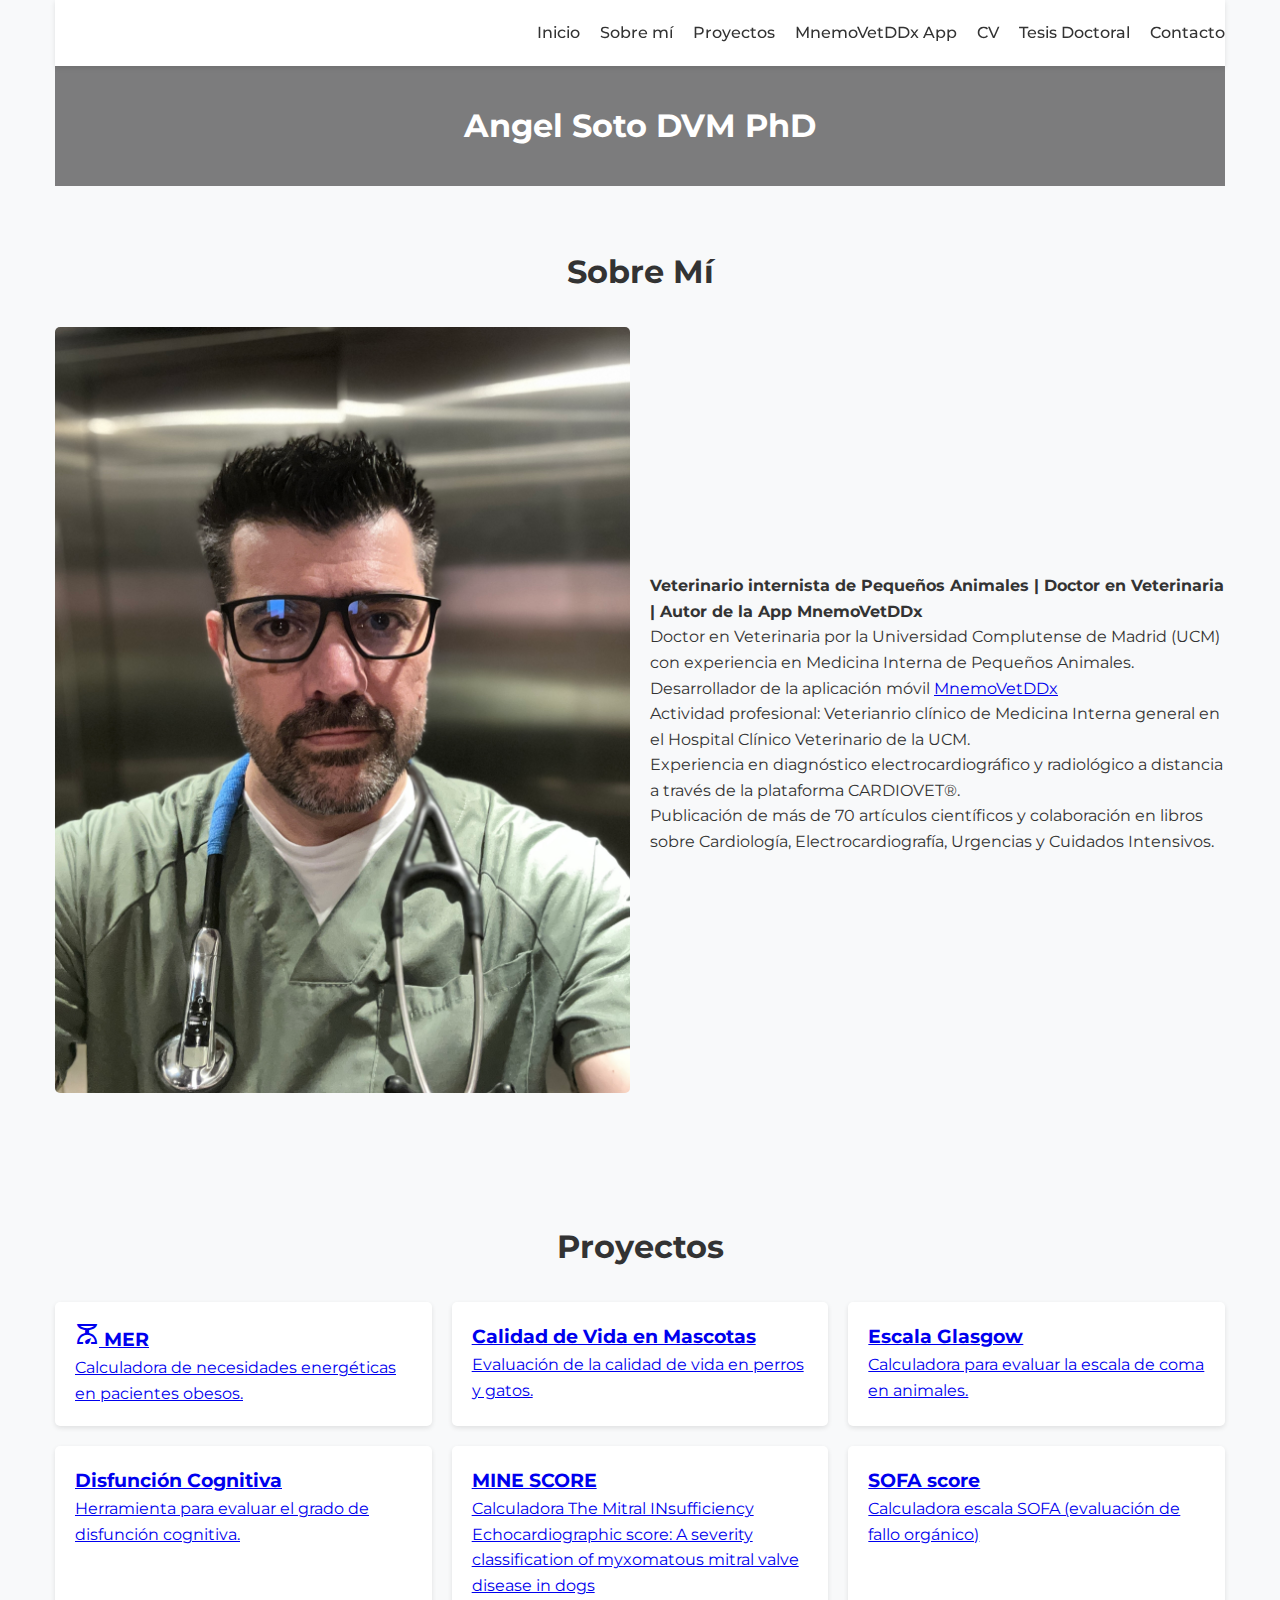
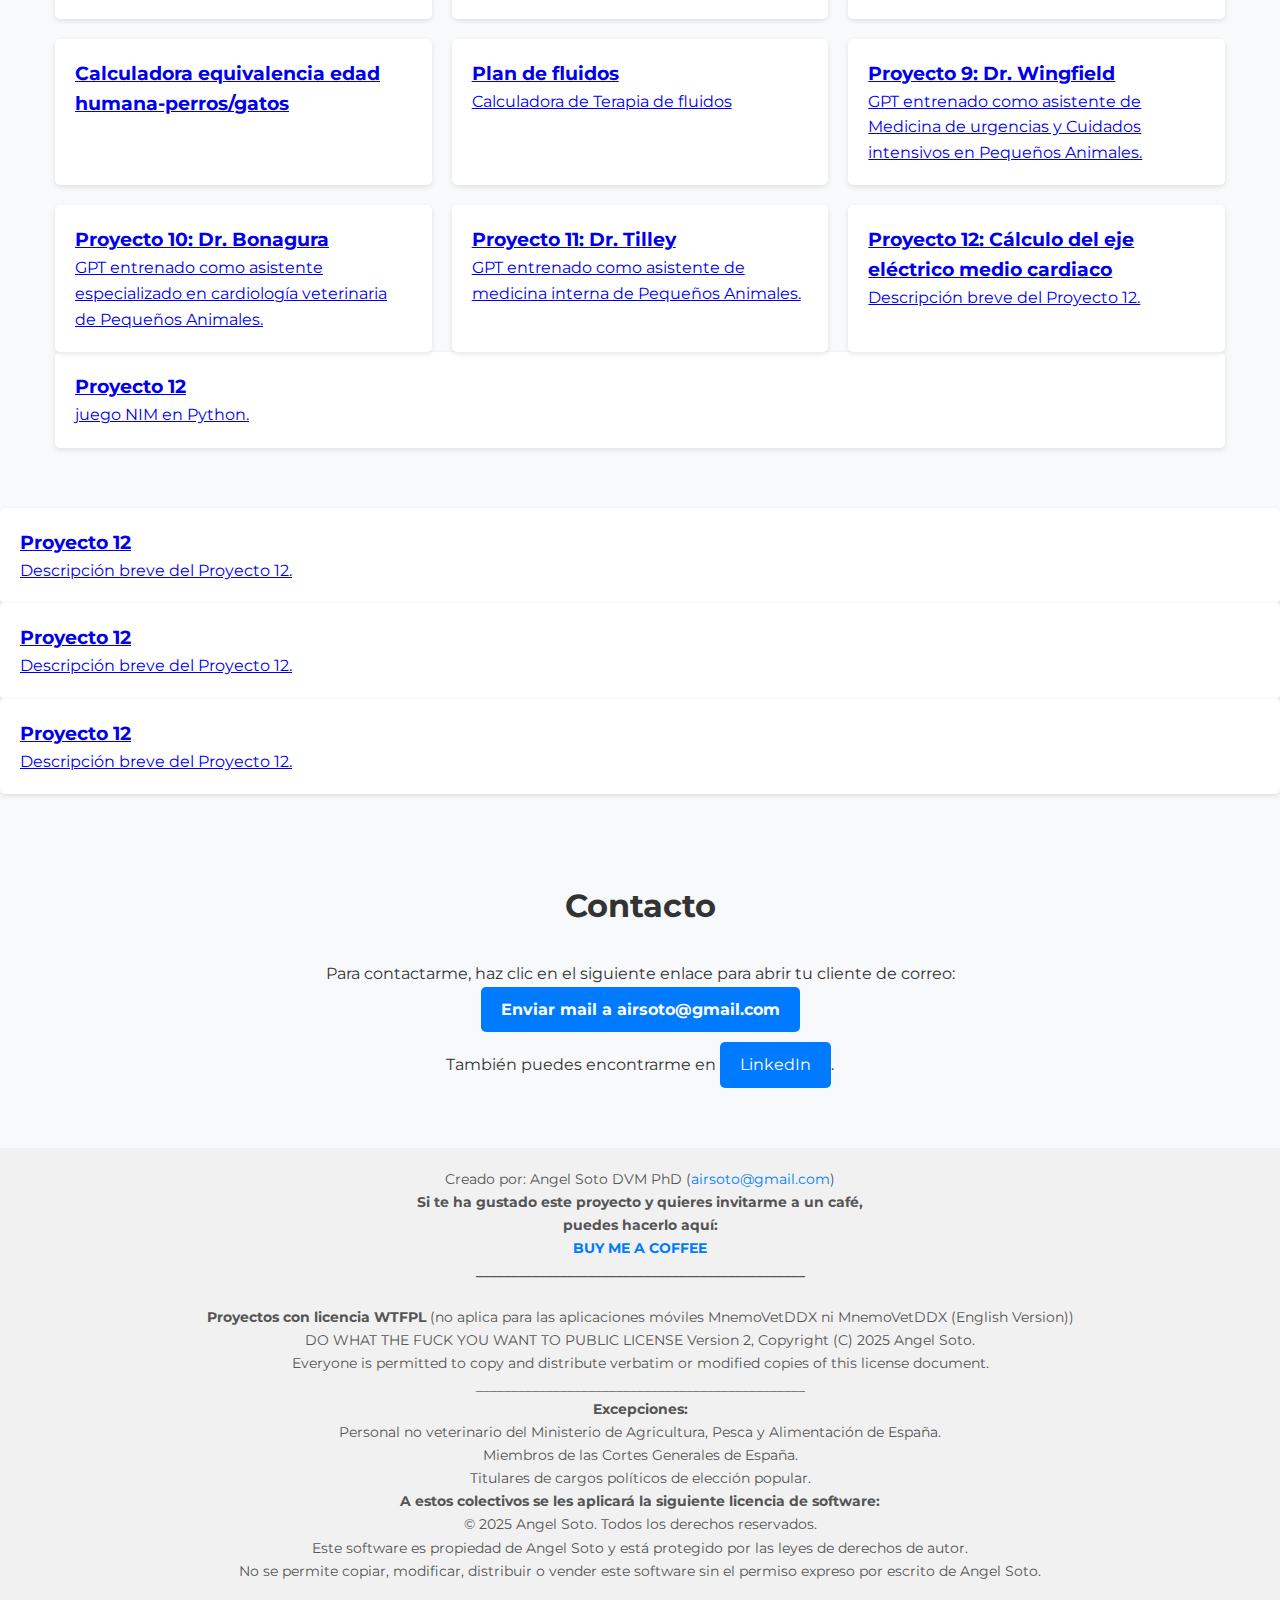
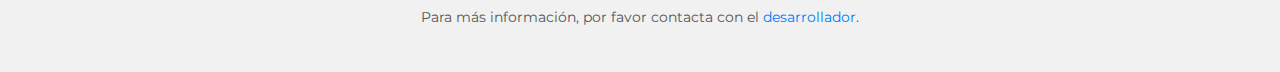
<file: index.html>
<!DOCTYPE html>
<html lang="es">
<head>
  <!-- Google tag (gtag.js) -->
<script async src="https://www.googletagmanager.com/gtag/js?id=G-TBESVCCQGQ"></script>
<script>
  window.dataLayer = window.dataLayer || [];
  function gtag(){dataLayer.push(arguments);}
  gtag('js', new Date());

  gtag('config', 'G-TBESVCCQGQ');
</script>
  <meta charset="UTF-8">
  <title>Angel Soto DVM PhD_Página personal</title>
  <meta name="viewport" content="width=device-width, initial-scale=1.0">
  <!-- Vinculación al CSS externo -->
  <link rel="stylesheet" href="style2.css">
  <!-- Fuentes -->
  <link rel="preconnect" href="https://fonts.googleapis.com">
  <link rel="stylesheet" 
        href="https://fonts.googleapis.com/css2?family=Montserrat:wght@300;400;700&display=swap">
  <link href="https://fonts.googleapis.com/css2?family=Material+Symbols+Outlined" rel="stylesheet">

</head>
<body>

  

  
  <div class="container">
    <!-- HEADER / MENÚ DE NAVEGACIÓN -->
    <header id="header">
      <div class="logo"></div>
      <nav class="navbar">
        <ul>
          <li><a href="#hero">Inicio</a></li>
          <li><a href="#about">Sobre mí</a></li>
          <li><a href="#projects">Proyectos</a></li>
          <li><a href="mnemovetddx.html" target="_blank" rel="noopener noreferrer">MnemoVetDDx App</a></li>
          <li><a href="cv.html" target="_blank" rel="noopener noreferrer">CV</a></li>
          <li><a href="tesis.pdf" target="_blank" rel="noopener noreferrer">Tesis Doctoral</a></li>
          <li><a href="#contact">Contacto</a></li>
        </ul>
      </nav>
    </header>

    <!-- SECCIÓN HERO -->
    <section id="hero">
      <div class="hero-content">
        <h1>Angel Soto DVM PhD</h1>
        <p></p>
       <!-- S  <a href="#about" class="btn-hero">Sobre mí.</a> -->
      </div>
    </section>

    <!-- SECCIÓN SOBRE MÍ -->
    <section id="about">
      <h2>Sobre M&iacute;</h2>
      <div class="about-content">
        <div class="about-image">
          <img src="angel.jpg" alt="Angel Soto">
        </div>
        <div class="about-text">
          <p><strong>Veterinario internista de Pequeños Animales | Doctor en Veterinaria | Autor de la App MnemoVetDDx</strong></p>
<p>
  Doctor en Veterinaria por la Universidad Complutense de Madrid (UCM) con experiencia en Medicina Interna de Pequeños Animales. 
  Desarrollador de la aplicación móvil <a href="mnemovetddx.html">MnemoVetDDx</a>
</p>          <p>Actividad profesional: Veterianrio clínico de Medicina Interna general en el Hospital Clínico Veterinario de la UCM.</p>
          </p>Experiencia en diagnóstico electrocardiográfico y radiológico a distancia a través de la plataforma CARDIOVET®.</p>
          <p>Publicación de más de 70 artículos científicos y colaboración en libros sobre Cardiología, Electrocardiografía, Urgencias y Cuidados Intensivos.</p>
        </div>
      </div>
    </section>

<!-- SECCIÓN PROYECTOS -->
<section id="projects">
  <h2>Proyectos</h2>
  <!-- <p class="section-subtitle">Algunos de mis trabajos destacados.</p> -->
  <div class="projects-grid">
    <!-- Proyecto 1 -->
    <div class="project-card"> 
      <a href="mer.html">
        <div class="card-info">
          <h3>
            <span class="material-symbols-outlined">scale</span> MER
          </h3>
          <p>Calculadora de necesidades energéticas en pacientes obesos.</p>
        </div>
      </a>
    </div>

    <!-- Proyecto 2 -->
    <div class="project-card">
      <a href="calidad_de_vida.html">
        <div class="card-info">
          <h3>Calidad de Vida en Mascotas</h3>
          <p>Evaluación de la calidad de vida en perros y gatos.</p>
        </div>
      </a>
    </div>

    <!-- Proyecto 3 -->
    <div class="project-card">
      <a href="glasgow_escala.html">
        <div class="card-info">
          <h3>Escala Glasgow</h3>
          <p>Calculadora para evaluar la escala de coma en animales.</p>
        </div>
      </a>
    </div>

    <!-- Proyecto 4 -->
    <div class="project-card">
      <a href="SDC.html">
        <div class="card-info">
          <h3>Disfunción Cognitiva</h3>
          <p>Herramienta para evaluar el grado de disfunción cognitiva.</p>
        </div>
      </a>
    </div>

    <!-- Proyecto 5 -->
    <div class="project-card">
      <a href="minescale.html">
        <div class="card-info">
          <h3>MINE SCORE</h3>
          <p>Calculadora The Mitral INsufficiency Echocardiographic score: A severity classification of myxomatous mitral valve disease in dogs</p>
        </div>
      </a>
    </div>

    <!-- Proyecto 6 -->
    <div class="project-card">
      <a href="sofa.html">
        <div class="card-info">
          <h3>SOFA score</h3>
          <p>Calculadora escala SOFA (evaluación de fallo orgánico)</p>
        </div>
      </a>
    </div>

    <!-- Proyecto 7 -->
    <div class="project-card">
      <a href="age.html">
        <div class="card-info">
          <h3>Calculadora equivalencia edad humana-perros/gatos</h3>
          <p></p>
        </div>
      </a>
    </div>

    <!-- Proyecto 8 -->
    <div class="project-card">
      <a href="fluid.html">
        <div class="card-info">
          <h3>Plan de fluidos</h3>
          <p>Calculadora de Terapia de fluidos</p>
        </div>
      </a>
    </div>

<!-- Proyecto 9 -->
<div class="project-card">
  <a href="https://chatgpt.com/g/g-67b33037ff94819189304b754bb028f4-dr-wingfield" 
     target="_blank" 
     rel="noopener noreferrer">
    <div class="card-info">
      <h3>Proyecto 9: Dr. Wingfield</h3>
      <p>GPT entrenado como asistente de Medicina de urgencias y Cuidados intensivos en Pequeños Animales.</p>
    </div>
  </a>
</div>

<!-- Proyecto 10 -->
<div class="project-card">
  <a href="https://chatgpt.com/g/g-67a8f0199ab08191bfc6e1df2e95e287-dr-bonagura" 
     target="_blank" 
     rel="noopener noreferrer">
    <div class="card-info">
      <h3>Proyecto 10: Dr. Bonagura</h3>
      <p>GPT entrenado como asistente especializado en cardiología veterinaria de Pequeños Animales.</p>
    </div>
  </a>
</div>

<!-- Proyecto 11 -->
<div class="project-card">
  <a href="https://chatgpt.com/g/g-67a28dd7a07c81918ac020d1f3afac24-dr-tilley" 
     target="_blank" 
     rel="noopener noreferrer">
    <div class="card-info">
      <h3>Proyecto 11: Dr. Tilley</h3>
      <p>GPT entrenado como asistente de medicina interna de Pequeños Animales.</p>
    </div>
  </a>
</div>

    <!-- Proyecto 12 -->
    <div class="project-card">
      <a href="eje.html">
        <div class="card-info">
          <h3>Proyecto 12: Cálculo del eje eléctrico medio cardiaco</h3>
          <p>Descripción breve del Proyecto 12.</p>
        </div>
      </a>
    </div>
  </div>

      <!-- Proyecto 13 -->
    <div class="project-card">
      <a href="palitos.py">
        <div class="card-info">
          <h3>Proyecto 12</h3>
          <p>juego NIM en Python.</p>
        </div>
      </a>
    </div>
  </div>

      <!-- Proyecto 12 -->
    <div class="project-card">
      <a href="proyecto10.html">
        <div class="card-info">
          <h3>Proyecto 12</h3>
          <p>Descripción breve del Proyecto 12.</p>
        </div>
      </a>
    </div>
  </div>

      <!-- Proyecto 12 -->
    <div class="project-card">
      <a href="proyecto10.html">
        <div class="card-info">
          <h3>Proyecto 12</h3>
          <p>Descripción breve del Proyecto 12.</p>
        </div>
      </a>
    </div>
  </div>

      <!-- Proyecto 12 -->
    <div class="project-card">
      <a href="proyecto10.html">
        <div class="card-info">
          <h3>Proyecto 12</h3>
          <p>Descripción breve del Proyecto 12.</p>
        </div>
      </a>
    </div>
  </div>
</section>

<p>&nbsp;</p>


  <!-- SECCIÓN CONTACTO -->
<section id="contact">
    <h2>Contacto</h2>
    <p style="text-align: center;">Para contactarme, haz clic en el siguiente enlace para abrir tu cliente de correo:</p>
    <h4 style="text-align: center;">
        <a href="mailto:airsoto@gmail.com?subject=Consulta%20desde%20mi%20web&amp;body=Hola,%20quisiera...">Enviar mail a airsoto@gmail.com</a>
    </h4>
    <p style="text-align: center; margin-top: 10px;">
        También puedes encontrarme en 
        <a href="https://www.linkedin.com/in/angelsotodvmphd/" target="_blank" rel="noopener noreferrer">
            LinkedIn
        </a>.
    </p>
</section>


    <!-- FOOTER -->
    <footer>
      <p>Creado por: Angel Soto DVM PhD (<a href="mailto:airsoto@gmail.com">airsoto@gmail.com</a>)</p>
      <p>
<p style="text-align: center;"><strong>Si te ha gustado este proyecto y quieres invitarme a un caf&eacute;,</strong></p>
<p style="text-align: center;"><strong>puedes hacerlo aqu&iacute;:</strong></p>
<h4 style="text-align: center;"><a href="https://buymeacoffee.com/airsoto" target="_blank" rel="noopener noreferrer">BUY ME A COFFEE</a></h4>
<p><strong>_______________________________________________</strong></p>
<p>&nbsp;</p>
<p><strong>Proyectos con licencia WTFPL</strong> (no aplica para las aplicaciones m&oacute;viles MnemoVetDDX ni MnemoVetDDX (English Version))</p>
<p>DO WHAT THE FUCK YOU WANT TO PUBLIC LICENSE Version 2, Copyright (C) 2025 Angel Soto.</p>
<p>Everyone is permitted to copy and distribute verbatim or modified copies of this license document.</p>
<p>_______________________________________________</p>
<p><strong>Excepciones:</strong></p>
<ul>
<li>Personal no veterinario del Ministerio de Agricultura, Pesca y Alimentaci&oacute;n de Espa&ntilde;a.</li>
<li>Miembros de las Cortes Generales de Espa&ntilde;a.</li>
<li>Titulares de cargos pol&iacute;ticos de elecci&oacute;n popular.</li>
</ul>
<p><strong>A estos colectivos se les aplicar&aacute; la siguiente licencia de software:</strong></p>
<p style="text-align: center;">&copy; 2025 Angel Soto. Todos los derechos reservados.  <p>
   <p>Este software es propiedad de Angel Soto y est&aacute; protegido por las leyes de derechos de autor.  <p>
      <p>No se permite copiar, modificar, distribuir o vender este software sin el permiso expreso por escrito de Angel Soto.</p>
<p style="text-align: center;">&nbsp;</p>
<p>Para m&aacute;s informaci&oacute;n, por favor contacta con el <a href="mailto:airsoto@gmail.com">desarrollador</a>.</p>
<p>&nbsp;</p>
</file>
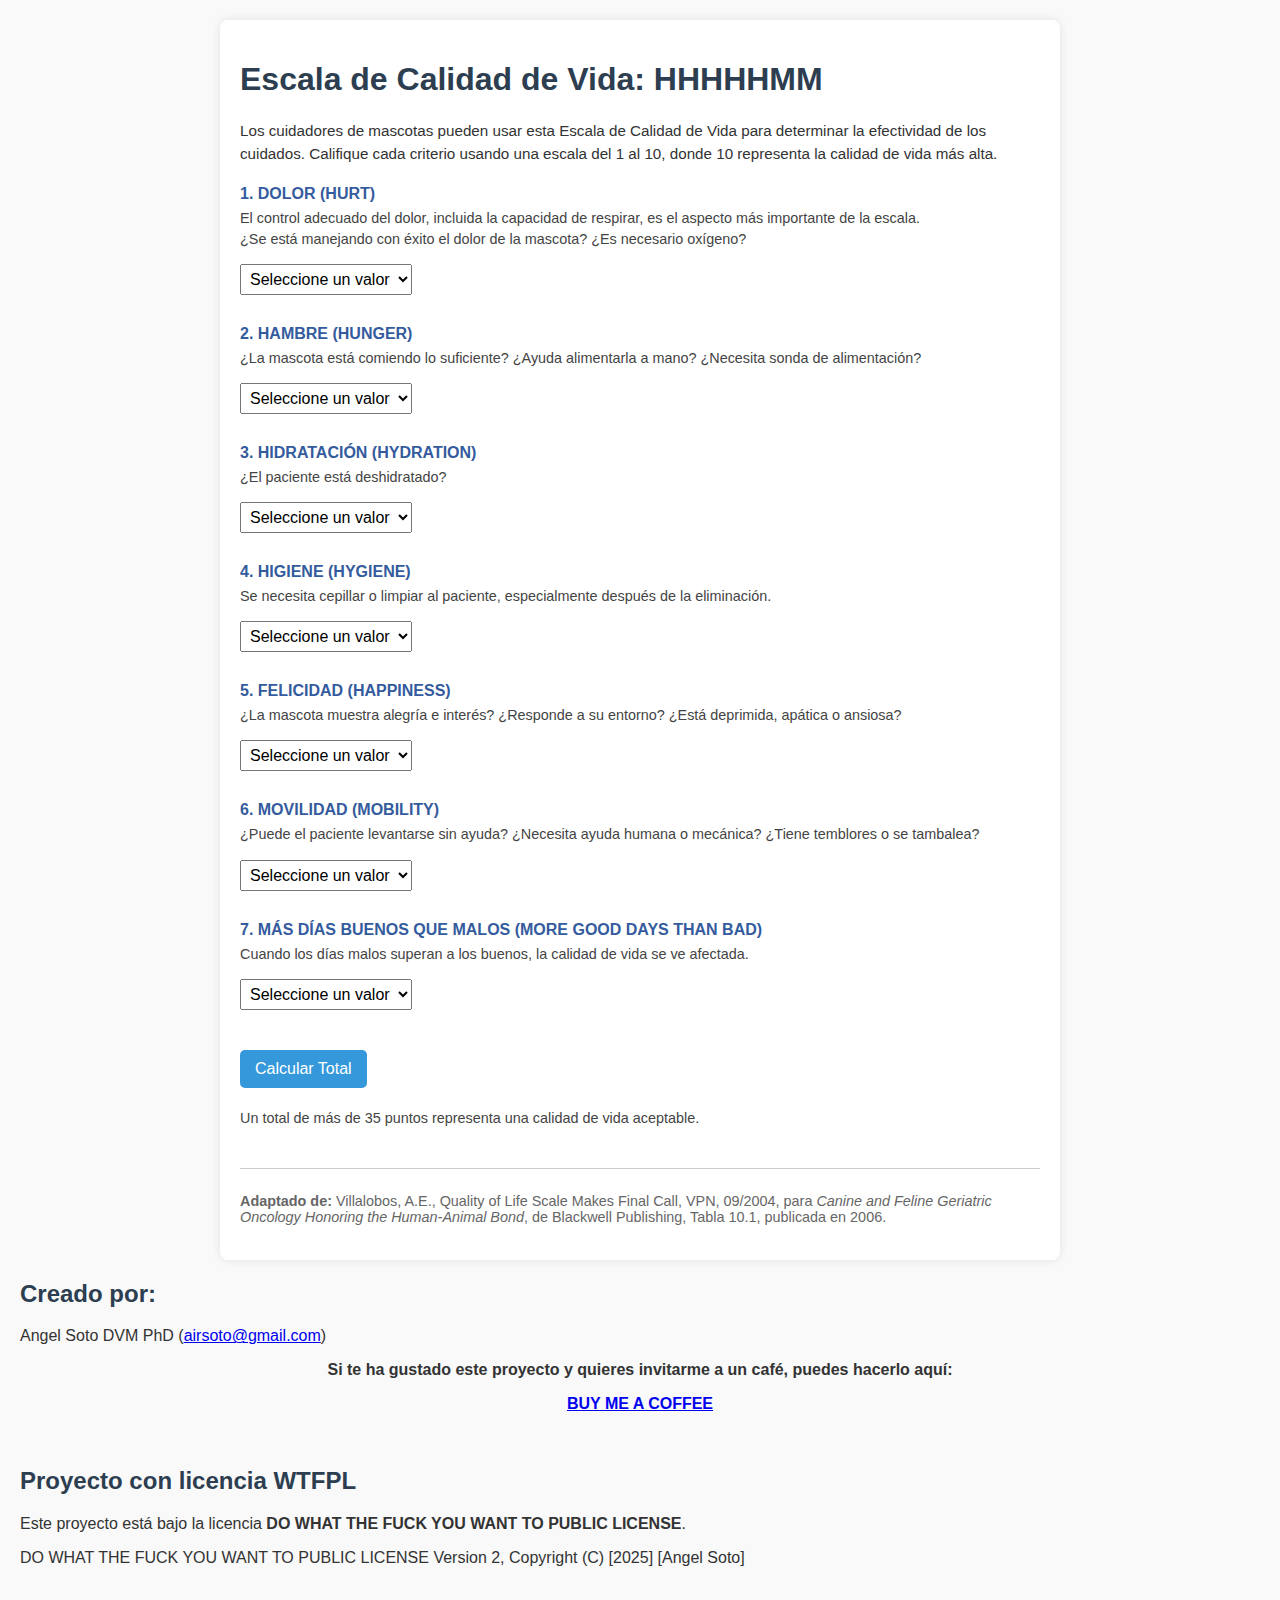
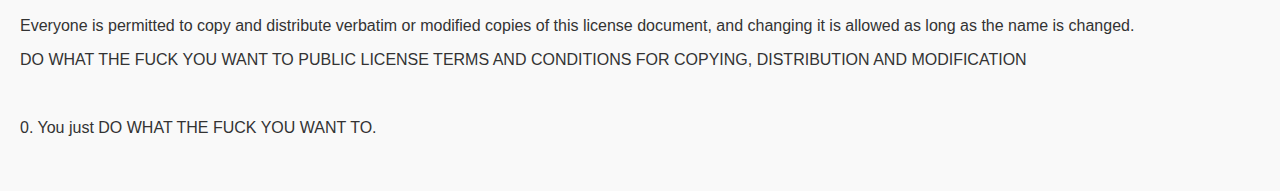
<file: calidad_de_vida.html>
<!DOCTYPE html>
<html lang="es">
<head>
  <meta charset="UTF-8">
  <title>Escala de Calidad de Vida DHHHFMM</title>
  <style>
    body {
      font-family: Arial, sans-serif;
      margin: 20px;
      background: #f9f9f9;
      color: #333;
    }
    h1, h2 {
      color: #2c3e50;
    }
    .container {
      max-width: 800px;
      margin: 0 auto;
      padding: 20px;
      background: #fff;
      border-radius: 8px;
      box-shadow: 0 0 10px rgba(0,0,0,0.1);
    }
    .description {
      font-size: 0.95rem;
      line-height: 1.5;
      margin-bottom: 20px;
    }
    .question-group {
      margin: 20px 0;
    }
    .question-label {
      font-weight: bold;
      margin-bottom: 5px;
      display: block;
      color: #345b9d;
    }
    select {
      margin-top: 5px;
      margin-bottom: 10px;
      padding: 5px;
      font-size: 1rem;
    }
    .notes {
      font-size: 0.9rem;
      line-height: 1.4;
      margin-bottom: 10px;
      color: #444;
    }
    .calculate-btn {
      display: inline-block;
      padding: 10px 15px;
      background: #3498db;
      color: #fff;
      font-size: 1rem;
      border: none;
      border-radius: 5px;
      cursor: pointer;
      margin-top: 10px;
    }
    .calculate-btn:hover {
      background: #2980b9;
    }
    .result {
      margin-top: 20px;
      font-weight: bold;
      font-size: 1.2rem;
      color: #2c3e50;
    }
    .footer {
      margin-top: 40px;
      padding-top: 10px;
      border-top: 1px solid #ccc;
      font-size: 0.9rem;
      color: #666;
    }
  </style>
</head>
<body>

<div class="container">
  <h1>Escala de Calidad de Vida: HHHHHMM</h1>
  <p class="description">
    Los cuidadores de mascotas pueden usar esta Escala de Calidad de Vida para determinar la efectividad de los cuidados. 
    Califique cada criterio usando una escala del 1 al 10, donde 10 representa la calidad de vida más alta.
  </p>
  
  <form id="qualityForm" onsubmit="event.preventDefault(); calcularTotal();">
    <!-- Dolor (HURT) -->
    <div class="question-group">
      <label for="dolor" class="question-label">1. DOLOR (HURT)</label>
      <div class="notes">
        El control adecuado del dolor, incluida la capacidad de respirar, es el aspecto más importante de la escala.<br>
        ¿Se está manejando con éxito el dolor de la mascota? ¿Es necesario oxígeno?
      </div>
      <select id="dolor" name="dolor" required>
        <option value="" disabled selected>Seleccione un valor</option>
        <!-- Generar opciones de 1 a 10 -->
        <script>
          for(let i=1; i<=10; i++){
            document.write('<option value="'+i+'">'+i+'</option>');
          }
        </script>
      </select>
    </div>

    <!-- Hambre (HUNGER) -->
    <div class="question-group">
      <label for="hambre" class="question-label">2. HAMBRE (HUNGER)</label>
      <div class="notes">
        ¿La mascota está comiendo lo suficiente? ¿Ayuda alimentarla a mano? ¿Necesita sonda de alimentación?
      </div>
      <select id="hambre" name="hambre" required>
        <option value="" disabled selected>Seleccione un valor</option>
        <script>
          for(let i=1; i<=10; i++){
            document.write('<option value="'+i+'">'+i+'</option>');
          }
        </script>
      </select>
    </div>

    <!-- Hidratación (HYDRATION) -->
    <div class="question-group">
      <label for="hidratacion" class="question-label">3. HIDRATACIÓN (HYDRATION)</label>
      <div class="notes">
        ¿El paciente está deshidratado? 
      </div>
      <select id="hidratacion" name="hidratacion" required>
        <option value="" disabled selected>Seleccione un valor</option>
        <script>
          for(let i=1; i<=10; i++){
            document.write('<option value="'+i+'">'+i+'</option>');
          }
        </script>
      </select>
    </div>

    <!-- Higiene (HYGIENE) -->
    <div class="question-group">
      <label for="higiene" class="question-label">4. HIGIENE (HYGIENE)</label>
      <div class="notes">
        Se necesita cepillar o limpiar al paciente, especialmente después de la eliminación.
      </div>
      <select id="higiene" name="higiene" required>
        <option value="" disabled selected>Seleccione un valor</option>
        <script>
          for(let i=1; i<=10; i++){
            document.write('<option value="'+i+'">'+i+'</option>');
          }
        </script>
      </select>
    </div>

    <!-- Felicidad (HAPPINESS) -->
    <div class="question-group">
      <label for="felicidad" class="question-label">5. FELICIDAD (HAPPINESS)</label>
      <div class="notes">
        ¿La mascota muestra alegría e interés? ¿Responde a su entorno? ¿Está deprimida, apática o ansiosa?
      </div>
      <select id="felicidad" name="felicidad" required>
        <option value="" disabled selected>Seleccione un valor</option>
        <script>
          for(let i=1; i<=10; i++){
            document.write('<option value="'+i+'">'+i+'</option>');
          }
        </script>
      </select>
    </div>

    <!-- Movilidad (MOBILITY) -->
    <div class="question-group">
      <label for="movilidad" class="question-label">6. MOVILIDAD (MOBILITY)</label>
      <div class="notes">
        ¿Puede el paciente levantarse sin ayuda? ¿Necesita ayuda humana o mecánica? ¿Tiene temblores o se tambalea?
      </div>
      <select id="movilidad" name="movilidad" required>
        <option value="" disabled selected>Seleccione un valor</option>
        <script>
          for(let i=1; i<=10; i++){
            document.write('<option value="'+i+'">'+i+'</option>');
          }
        </script>
      </select>
    </div>

    <!-- Más días buenos que malos (MORE GOOD DAYS THAN BAD) -->
    <div class="question-group">
      <label for="diasBuenos" class="question-label">7. MÁS DÍAS BUENOS QUE MALOS (MORE GOOD DAYS THAN BAD)</label>
      <div class="notes">
        Cuando los días malos superan a los buenos, la calidad de vida se ve afectada.
      </div>
      <select id="diasBuenos" name="diasBuenos" required>
        <option value="" disabled selected>Seleccione un valor</option>
        <script>
          for(let i=1; i<=10; i++){
            document.write('<option value="'+i+'">'+i+'</option>');
          }
        </script>
      </select>
    </div>

    <!-- Botón Calcular -->
    <button class="calculate-btn" type="submit">Calcular Total</button>
    <div id="resultado" class="result"></div>
  </form>

  <p class="notes">
    Un total de más de 35 puntos representa una calidad de vida aceptable.
  </p>

  <div class="footer">
    <p>
      <strong>Adaptado de:</strong> Villalobos, A.E., Quality of Life Scale Makes Final Call, VPN, 09/2004, para 
      <em>Canine and Feline Geriatric Oncology Honoring the Human-Animal Bond</em>, de Blackwell Publishing, 
      Tabla 10.1, publicada en 2006.
    </p>
  </div>
</div>

<script>
function calcularTotal() {
  const dolor = parseInt(document.getElementById("dolor").value);
  const hambre = parseInt(document.getElementById("hambre").value);
  const hidratacion = parseInt(document.getElementById("hidratacion").value);
  const higiene = parseInt(document.getElementById("higiene").value);
  const felicidad = parseInt(document.getElementById("felicidad").value);
  const movilidad = parseInt(document.getElementById("movilidad").value);
  const diasBuenos = parseInt(document.getElementById("diasBuenos").value);

  const total = dolor + hambre + hidratacion + higiene + felicidad + movilidad + diasBuenos;
  
  let mensaje = "Total de la Escala de Calidad de Vida: " + total;
  mensaje += (total > 35) 
    ? " - Calidad de vida aceptable."
    : " - Calidad de vida puede estar comprometida.";

  document.getElementById("resultado").innerText = mensaje;
}
</script>

</body>
</html>
</html>
<h2>Creado por:</h2>
<p>Angel Soto DVM PhD (<a href="mailto:airsoto@gmail.com">airsoto@gmail.com</a>)</p>
<p style="text-align: center;"><strong>Si te ha gustado este proyecto y quieres invitarme a un caf&eacute;, puedes hacerlo aqu&iacute;:</strong></p>
<p style="text-align: center;"><strong><a href="https://buymeacoffee.com/airsoto">BUY ME A COFFEE</a></strong></p>
<p style="text-align: center;">&nbsp;</p>
</html>

<h2>Proyecto con licencia WTFPL</h2>
<p>Este proyecto est&aacute; bajo la licencia <strong>DO WHAT THE FUCK YOU WANT TO PUBLIC LICENSE</strong>.</p>
<p>DO WHAT THE FUCK YOU WANT TO PUBLIC LICENSE Version 2, Copyright (C) [2025] [Angel Soto]</p>
<p>&nbsp;</p>
<p>Everyone is permitted to copy and distribute verbatim or modified copies of this license document, and changing it is allowed as long as the name is changed.</p>
<p>DO WHAT THE FUCK YOU WANT TO PUBLIC LICENSE TERMS AND CONDITIONS FOR COPYING, DISTRIBUTION AND MODIFICATION</p>
<p>&nbsp;</p>
<p>0. You just DO WHAT THE FUCK YOU WANT TO.</p>
<p>&nbsp;</p>
<p>
</file>
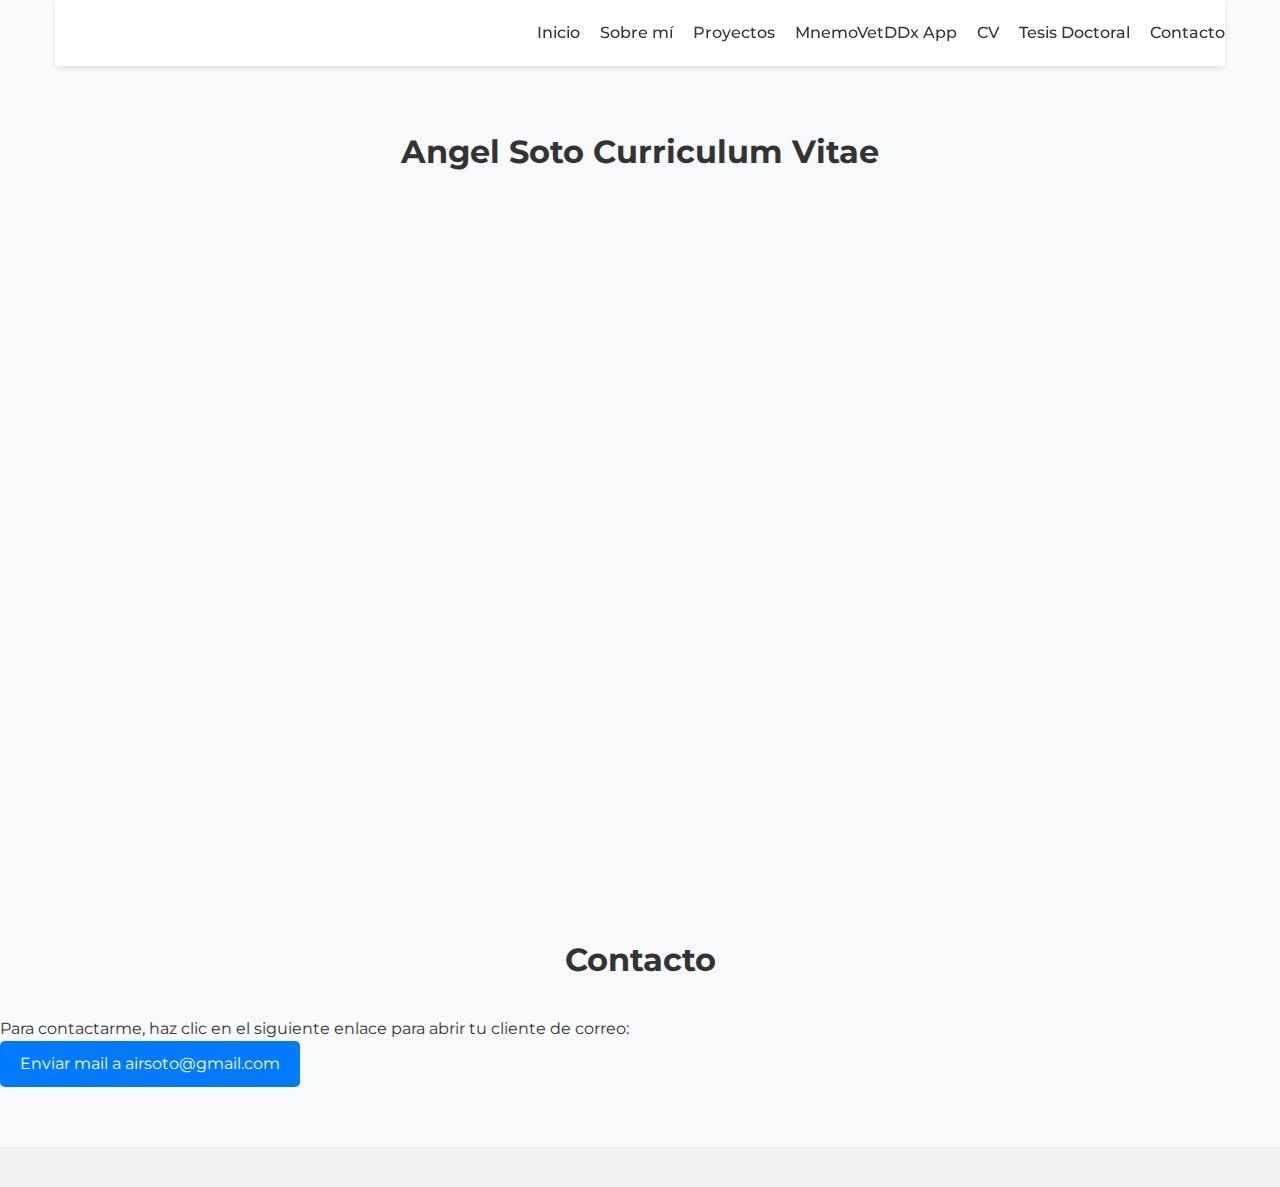
<file: cv.html>
<!DOCTYPE html>
<html lang="es">
<head>
  <meta charset="UTF-8">
  <title>Mi Sitio Web</title>
  <meta name="viewport" content="width=device-width, initial-scale=1.0">
  <!-- Vinculación al CSS externo -->
  <link rel="stylesheet" href="style2.css">
  <!-- Fuentes -->
  <link rel="preconnect" href="https://fonts.googleapis.com">
  <link rel="stylesheet" 
        href="https://fonts.googleapis.com/css2?family=Montserrat:wght@300;400;700&display=swap">
  <link href="https://fonts.googleapis.com/css2?family=Material+Symbols+Outlined" rel="stylesheet">
  <link rel="stylesheet" href="stylesmnemo.css">
</head>
<body>
  <div class="container">
    <!-- HEADER / MENÚ DE NAVEGACIÓN -->
    <header id="header">
      <div class="logo"></div>
      <nav class="navbar">
        <ul>
          <li><a href="https://airsoto.github.io/vet/#hero">Inicio</a></li>
          <li><a href="#https://airsoto.github.io/vet/about">Sobre mí</a></li>
          <li><a href="https://airsoto.github.io/vet/#projects">Proyectos</a></li>
          <li><a href="mnemovetddx.html" target="_blank" rel="noopener noreferrer">MnemoVetDDx App</a></li>
          <li><a href="cv_angel_soto.pdf" target="_blank" rel="noopener noreferrer">CV</a></li>
          <li><a href="tesis.pdf" target="_blank" rel="noopener noreferrer">Tesis Doctoral</a></li>
          <li><a href="https://airsoto.github.io/vet/#contact">Contacto</a></li>
        </ul>
      </nav>
    </header>
  </div>
  
  <!-- Incrustar el PDF en la página -->
  <section id="pdf-viewer">
    <h2>Angel Soto Curriculum Vitae</h2>
    <iframe 
      src="cv_angel_soto.pdf" 
      width="100%" 
      height="600" 
      style="border: none;">
    </iframe>
  </section>

  <!-- SECCIÓN CONTACTO -->
  <section id="contact">
    <h2>Contacto</h2>
    <p>Para contactarme, haz clic en el siguiente enlace para abrir tu cliente de correo:</p>
    <a href="mailto:airsoto@gmail.com?subject=Consulta%20desde%20mi%20web&amp;body=Hola,%20quisiera...">
      Enviar mail a airsoto@gmail.com
    </a>
  </section>
  
  <!-- FOOTER -->
  <footer></footer>
</body>
</html>
</file>
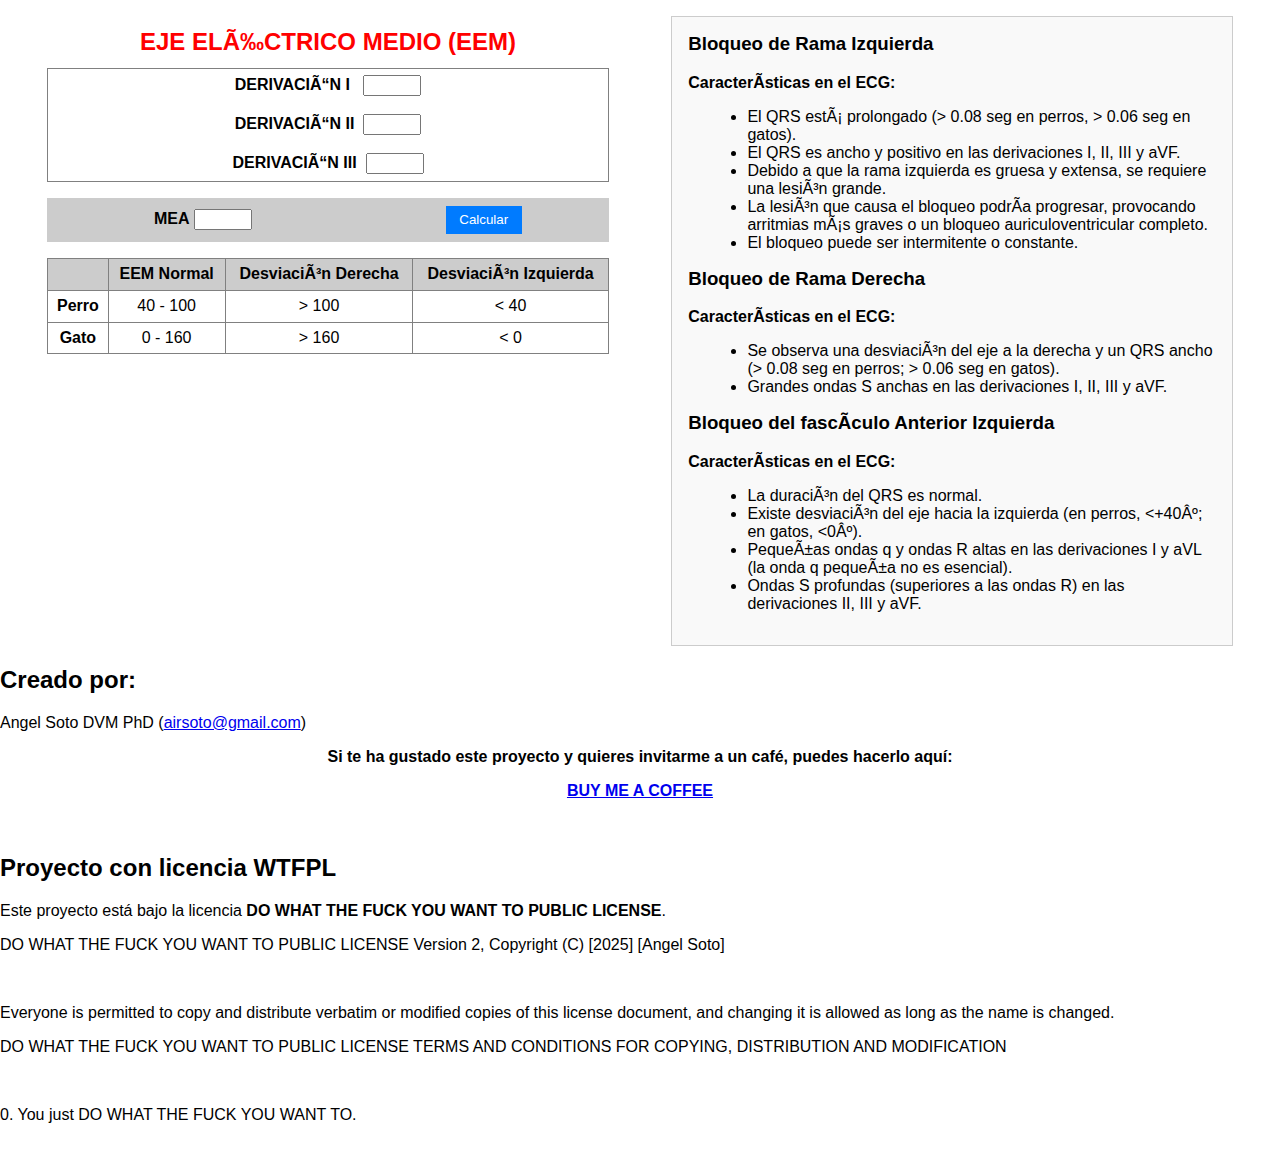
<file: eje.html>
<!DOCTYPE html>
<html lang="es">
<head>
  <meta http-equiv="Content-Type" content="text/html; charset=iso-8859-1">
  <title>EJE ELÉCTRICO MEDIO (EEM)</title>
  <script language="JavaScript">
  <!--

  function Go() {
    document.form.mea.value = "";
    if (document.form.L1.value != document.form.mea.value)
      Calculate3Lead();
  }

  function ZeroDP(n) {
    var t = "" + Math.round(n * 10) / 10;
    var i = t.indexOf('.');
    if (i < 0) return t;
    var s = t.substring(0, i);
    return s;
  }

  function Calculate3Lead() {
    var L1 = document.form.L1.value * 1;

    var L2 = document.form.L2.value;
    var L2y = L2 * Math.cos(60/180 * Math.PI);
    var L2x = L2 * Math.sin(60/180 * Math.PI);

    var L3 = document.form.L3.value;
    var L3y = -(L3 * Math.cos(60/180 * Math.PI));
    var L3x = L3 * Math.sin(60/180 * Math.PI);

    var x = L2x + L3x;
    var y = L2y + L3y + L1;

    var angle = Math.atan(x/y)*180/Math.PI;

    if (x < 0 && y < 0)
      angle -= 180;
    if (x >= 0 && y < 0)
      angle += 180;

    document.form.mea.value = ZeroDP(angle);
  }

  function MM_callJS(jsStr) { 
    return eval(jsStr);
  }
  //-->
  </script>

  <style>
    body {
      margin: 0; 
      padding: 0; 
      background-color: #FFFFFF; 
      font-family: Arial, sans-serif;
    }
    .contenedor {
      display: flex;
      flex-wrap: wrap;
      justify-content: space-around;
      margin: 1em;
    }
    .formulario {
      width: 45%;
      min-width: 280px;
      margin-bottom: 1em;
    }
    .ilustrativo {
      width: 45%;
      min-width: 280px;
      background-color: #f9f9f9;
      padding: 1em;
      border: 1px solid #ccc;
      box-sizing: border-box;
    }
    table {
      width: 100%;
      border-collapse: collapse;
      margin-bottom: 1em;
    }
    td, th {
      padding: 0.4em;
      text-align: center;
    }
    input[type="text"] {
      width: 50px;
      text-align: center;
    }
    .titulo {
      text-align: center;
      margin: 0.5em 0;
    }
    .boton-calcular {
      background-color: #007BFF;
      color: #fff;
      border: none;
      padding: 0.5em 1em;
      cursor: pointer;
    }
    .boton-calcular:hover {
      background-color: #0056b3;
    }
    h3 {
      margin-top: 0;
    }
    ul {
      text-align: left;
      margin-left: 1.2em;
    }
  </style>
</head>

<body>
  <div class="contenedor">
    <!-- SECCIÓN DEL FORMULARIO PARA CÁLCULO DE EJE ELÉCTRICO -->
    <div class="formulario">
      <h2 class="titulo" style="color:#FF0000">EJE ELÉCTRICO MEDIO (EEM)</h2>
      <form name="form">
        <table border="1" cellspacing="0" cellpadding="1">
          <tr>
            <td>
              <b>
                <label for="L1">DERIVACIÓN I</label>&nbsp;&nbsp;
                <input type="text" name="L1" size="3" id="L1">
                <br><br>
                <label for="L2">DERIVACIÓN II</label>&nbsp;
                <input type="text" name="L2" size="3" id="L2">
                <br><br>
                <label for="L3">DERIVACIÓN III</label>&nbsp;
                <input type="text" name="L3" size="3" id="L3">
              </b>
            </td>
          </tr>
        </table>

        <table border="0" cellspacing="0" cellpadding="0">
          <tr bgcolor="#CCCCCC">
            <td style="padding:0.5em;">
              <b>MEA</b> 
              <input type="text" name="mea" size="3">
            </td>
            <td style="padding:0.5em;">
              <input type="button" class="boton-calcular" name="MEA" onClick="Go()" value="Calcular">
            </td>
          </tr>
        </table>

        <table border="1" cellspacing="0" cellpadding="0">
          <tr bgcolor="#CCCCCC">
            <th></th>
            <th><b>EEM Normal</b></th>
            <th><b>Desviación Derecha</b></th>
            <th><b>Desviación Izquierda</b></th>
          </tr>
          <tr>
            <td><b>Perro</b></td>
            <td>40 - 100</td>
            <td>&gt; 100</td>
            <td>&lt; 40</td>
          </tr>
          <tr>
            <td><b>Gato</b></td>
            <td>0 - 160</td>
            <td>&gt; 160</td>
            <td>&lt; 0</td>
          </tr>
        </table>
      </form>
    </div>

    <!-- SECCIÓN ILUSTRATIVA CON LA INFORMACIÓN TRADUCIDA -->
    <div class="ilustrativo">
      <h3>Bloqueo de Rama Izquierda</h3>
      <p><b>Características en el ECG:</b></p>
      <ul>
        <li>El QRS está prolongado (> 0.08 seg en perros, > 0.06 seg en gatos).</li>
        <li>El QRS es ancho y positivo en las derivaciones I, II, III y aVF.</li>
        <li>Debido a que la rama izquierda es gruesa y extensa, se requiere una lesión grande.</li>
        <li>La lesión que causa el bloqueo podría progresar, provocando arritmias más graves o un bloqueo auriculoventricular completo.</li>
        <li>El bloqueo puede ser intermitente o constante.</li>
      </ul>

      <h3>Bloqueo de Rama Derecha</h3>
      <p><b>Características en el ECG:</b></p>
      <ul>
        <li>Se observa una desviación del eje a la derecha y un QRS ancho (&gt; 0.08 seg en perros; &gt; 0.06 seg en gatos).</li>
        <li>Grandes ondas S anchas en las derivaciones I, II, III y aVF.</li>
      </ul>

      <h3>Bloqueo del fascículo Anterior Izquierda</h3>
      <p><b>Características en el ECG:</b></p>
      <ul>
        <li>La duración del QRS es normal.</li>
        <li>Existe desviación del eje hacia la izquierda (en perros, &lt;+40º; en gatos, &lt;0º).</li>
        <li>Pequeñas ondas q y ondas R altas en las derivaciones I y aVL (la onda q pequeña no es esencial).</li>
        <li>Ondas S profundas (superiores a las ondas R) en las derivaciones II, III y aVF.</li>
      </ul>
    </div>
  </div>
</body>
</html>




</html>
<h2>Creado por:</h2>
<p>Angel Soto DVM PhD (<a href="mailto:airsoto@gmail.com">airsoto@gmail.com</a>)</p>
<p style="text-align: center;"><strong>Si te ha gustado este proyecto y quieres invitarme a un caf&eacute;, puedes hacerlo aqu&iacute;:</strong></p>
<p style="text-align: center;"><strong><a href="https://buymeacoffee.com/airsoto">BUY ME A COFFEE</a></strong></p>
<p style="text-align: center;">&nbsp;</p>
</html>

<h2>Proyecto con licencia WTFPL</h2>
<p>Este proyecto est&aacute; bajo la licencia <strong>DO WHAT THE FUCK YOU WANT TO PUBLIC LICENSE</strong>.</p>
<p>DO WHAT THE FUCK YOU WANT TO PUBLIC LICENSE Version 2, Copyright (C) [2025] [Angel Soto]</p>
<p>&nbsp;</p>
<p>Everyone is permitted to copy and distribute verbatim or modified copies of this license document, and changing it is allowed as long as the name is changed.</p>
<p>DO WHAT THE FUCK YOU WANT TO PUBLIC LICENSE TERMS AND CONDITIONS FOR COPYING, DISTRIBUTION AND MODIFICATION</p>
<p>&nbsp;</p>
<p>0. You just DO WHAT THE FUCK YOU WANT TO.</p>
<p>&nbsp;</p>
<p>
</file>
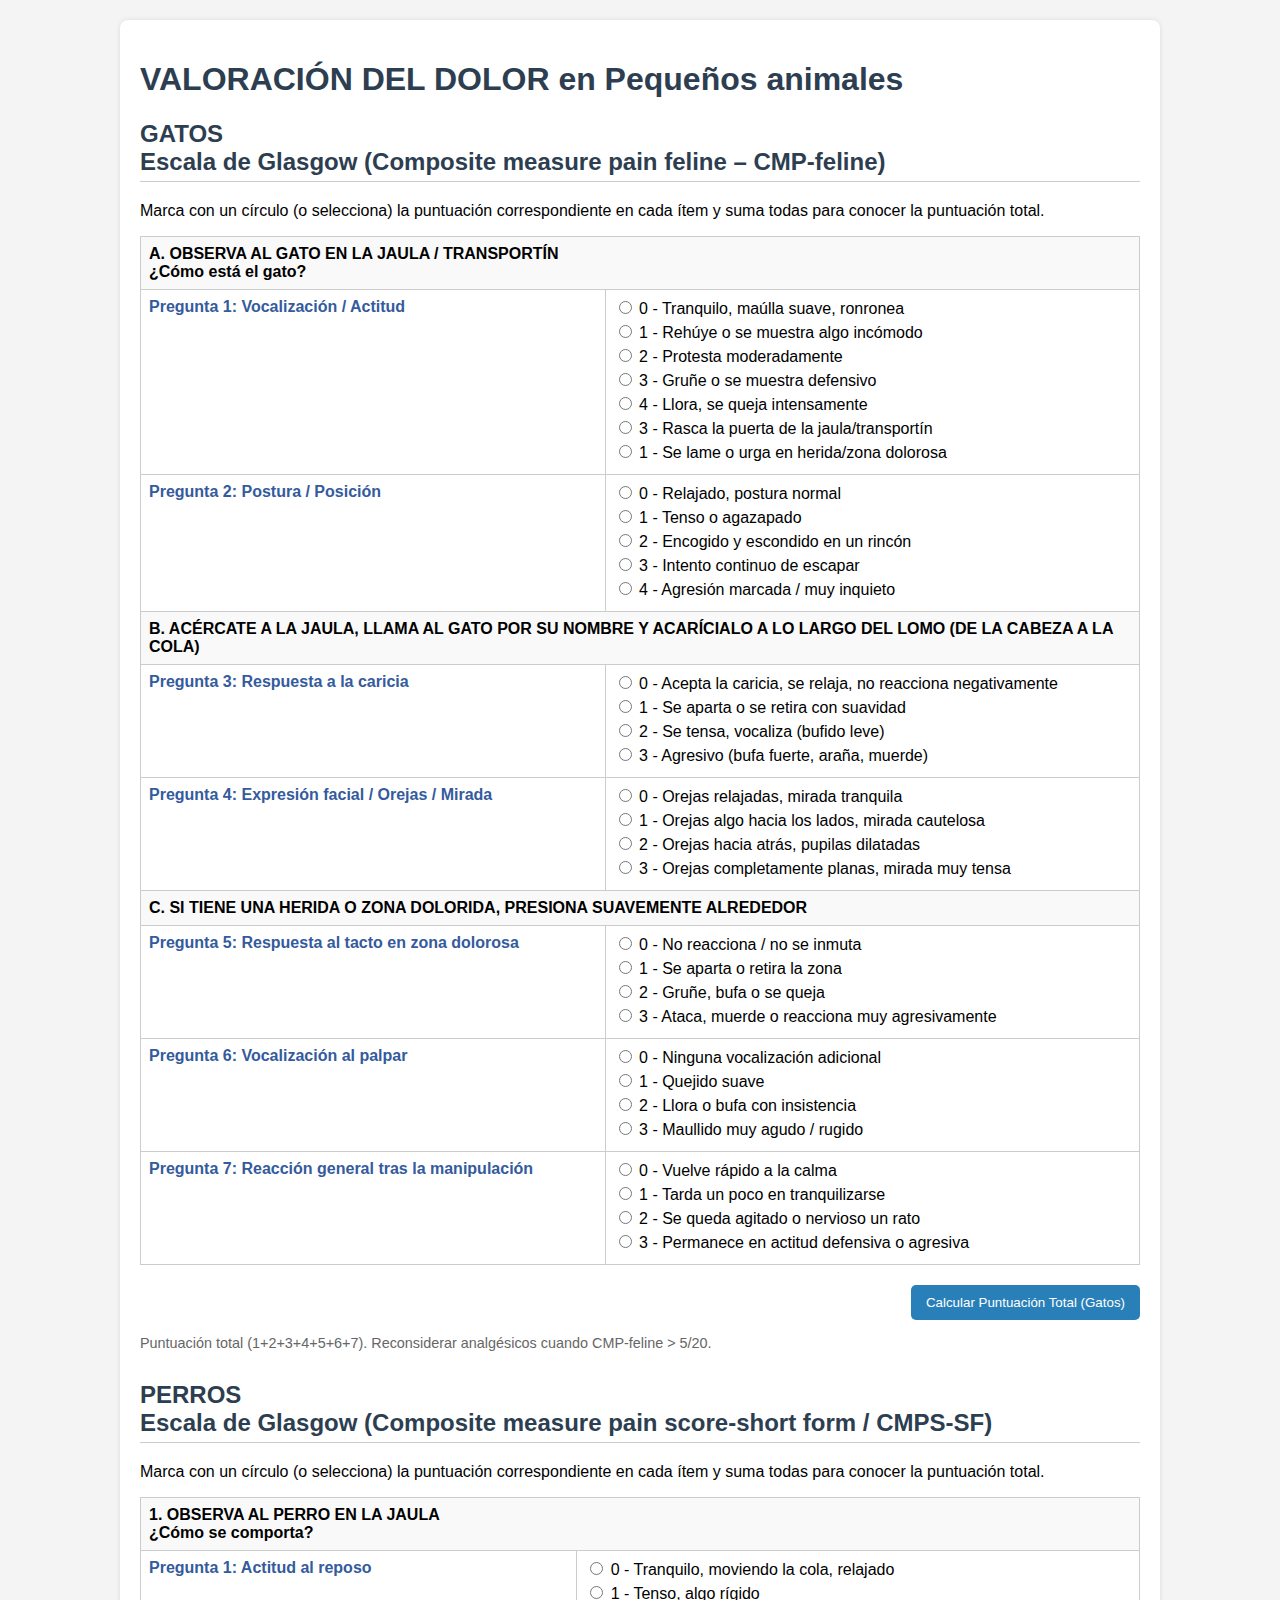
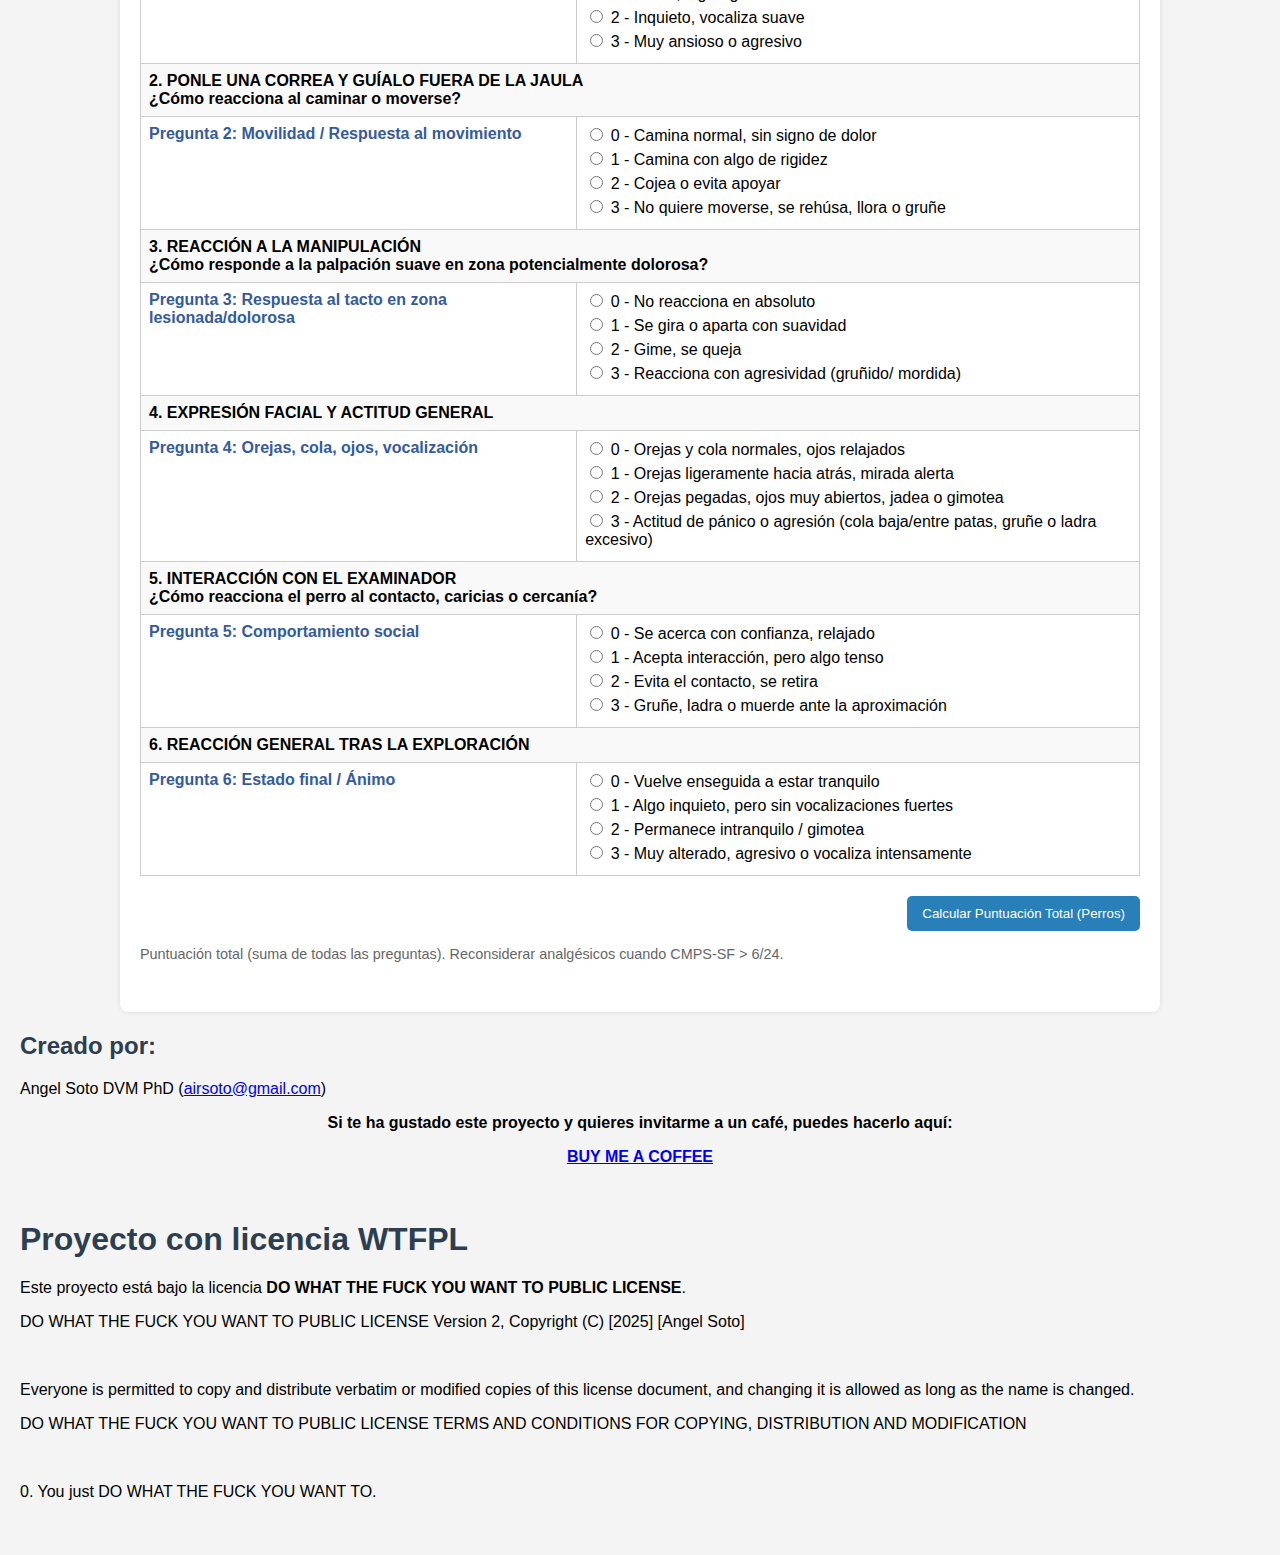
<file: glasgow_escala.html>
<!DOCTYPE html>
<html lang="es">
<head>
  <meta charset="UTF-8">
  <title>Valoración del Dolor</title>
  <style>
    body {
      font-family: Arial, sans-serif;
      margin: 20px;
      background-color: #f4f4f4;
    }
    h1, h2, h3 {
      color: #2c3e50;
    }
    .container {
      max-width: 1000px;
      margin: 0 auto;
      background: #fff;
      padding: 20px;
      border-radius: 8px;
      box-shadow: 0 0 5px rgba(0,0,0,0.1);
    }
    .section {
      margin-bottom: 30px;
    }
    .section h2 {
      margin-top: 0;
      border-bottom: 1px solid #ccc;
      padding-bottom: 5px;
    }
    table {
      width: 100%;
      border-collapse: collapse;
      margin-bottom: 10px;
    }
    th, td {
      border: 1px solid #ccc;
      padding: 8px;
      text-align: left;
      vertical-align: top;
    }
    th {
      background-color: #f9f9f9;
      width: 40%;
    }
    .question-title {
      font-weight: bold;
      margin-bottom: 5px;
      color: #345b9d;
    }
    .options label {
      display: block;
      margin-bottom: 4px;
      cursor: pointer;
    }
    .sum-container {
      margin-top: 10px;
      text-align: right;
    }
    .sum-container span {
      font-weight: bold;
    }
    .notes {
      font-size: 0.9rem;
      color: #666;
      margin-top: 10px;
    }
    .calculate-btn {
      background-color: #2980b9;
      color: #fff;
      padding: 10px 15px;
      border: none;
      border-radius: 5px;
      cursor: pointer;
      margin-top: 10px;
    }
    .calculate-btn:hover {
      background-color: #1f5f85;
    }
    .result {
      margin-top: 15px;
      font-weight: bold;
      color: #2c3e50;
    }
  </style>
</head>
<body>

<div class="container">
  <h1>VALORACIÓN DEL DOLOR en Pequeños animales</h1>
  <p></p>

  <!-- ===================== GATOS ===================== -->
  <div class="section" id="gatos-section">
    <h2>GATOS<br>
        Escala de Glasgow (Composite measure pain feline – CMP-feline)</h2>
    <p>Marca con un círculo (o selecciona) la puntuación correspondiente en cada ítem y suma todas para conocer la puntuación total.</p>

    <!-- Formulario GATOS -->
    <form id="form-gatos" onsubmit="event.preventDefault(); calcularGatos();">
      <table>
        <tr>
          <th colspan="2">
            <strong>A. OBSERVA AL GATO EN LA JAULA / TRANSPORTÍN</strong><br>
            ¿Cómo está el gato?
          </th>
        </tr>
        <tr>
          <td class="question-title">Pregunta 1: Vocalización / Actitud</td>
          <td class="options">
            <label><input type="radio" name="gato_p1" value="0" required> 0 - Tranquilo, maúlla suave, ronronea</label>
            <label><input type="radio" name="gato_p1" value="1"> 1 - Rehúye o se muestra algo incómodo</label>
            <label><input type="radio" name="gato_p1" value="2"> 2 - Protesta moderadamente</label>
            <label><input type="radio" name="gato_p1" value="3"> 3 - Gruñe o se muestra defensivo</label>
            <label><input type="radio" name="gato_p1" value="4"> 4 - Llora, se queja intensamente</label>
            <label><input type="radio" name="gato_p1" value="3"> 3 - Rasca la puerta de la jaula/transportín</label>
            <label><input type="radio" name="gato_p1" value="1"> 1 - Se lame o urga en herida/zona dolorosa</label>
          </td>
        </tr>
        <tr>
          <td class="question-title">Pregunta 2: Postura / Posición</td>
          <td class="options">
            <label><input type="radio" name="gato_p2" value="0" required> 0 - Relajado, postura normal</label>
            <label><input type="radio" name="gato_p2" value="1"> 1 - Tenso o agazapado</label>
            <label><input type="radio" name="gato_p2" value="2"> 2 - Encogido y escondido en un rincón</label>
            <label><input type="radio" name="gato_p2" value="3"> 3 - Intento continuo de escapar</label>
            <label><input type="radio" name="gato_p2" value="4"> 4 - Agresión marcada / muy inquieto</label>
          </td>
        </tr>

        <tr>
          <th colspan="2">
            <strong>B. ACÉRCATE A LA JAULA, LLAMA AL GATO POR SU NOMBRE Y ACARÍCIALO A LO LARGO DEL LOMO (DE LA CABEZA A LA COLA)</strong>
          </th>
        </tr>
        <tr>
          <td class="question-title">Pregunta 3: Respuesta a la caricia</td>
          <td class="options">
            <label><input type="radio" name="gato_p3" value="0" required> 0 - Acepta la caricia, se relaja, no reacciona negativamente</label>
            <label><input type="radio" name="gato_p3" value="1"> 1 - Se aparta o se retira con suavidad</label>
            <label><input type="radio" name="gato_p3" value="2"> 2 - Se tensa, vocaliza (bufido leve)</label>
            <label><input type="radio" name="gato_p3" value="3"> 3 - Agresivo (bufa fuerte, araña, muerde)</label>
          </td>
        </tr>
        <tr>
          <td class="question-title">Pregunta 4: Expresión facial / Orejas / Mirada</td>
          <td class="options">
            <label><input type="radio" name="gato_p4" value="0" required> 0 - Orejas relajadas, mirada tranquila</label>
            <label><input type="radio" name="gato_p4" value="1"> 1 - Orejas algo hacia los lados, mirada cautelosa</label>
            <label><input type="radio" name="gato_p4" value="2"> 2 - Orejas hacia atrás, pupilas dilatadas</label>
            <label><input type="radio" name="gato_p4" value="3"> 3 - Orejas completamente planas, mirada muy tensa</label>
          </td>
        </tr>

        <tr>
          <th colspan="2">
            <strong>C. SI TIENE UNA HERIDA O ZONA DOLORIDA, PRESIONA SUAVEMENTE ALREDEDOR</strong>
          </th>
        </tr>
        <tr>
          <td class="question-title">Pregunta 5: Respuesta al tacto en zona dolorosa</td>
          <td class="options">
            <label><input type="radio" name="gato_p5" value="0" required> 0 - No reacciona / no se inmuta</label>
            <label><input type="radio" name="gato_p5" value="1"> 1 - Se aparta o retira la zona</label>
            <label><input type="radio" name="gato_p5" value="2"> 2 - Gruñe, bufa o se queja</label>
            <label><input type="radio" name="gato_p5" value="3"> 3 - Ataca, muerde o reacciona muy agresivamente</label>
          </td>
        </tr>
        <tr>
          <td class="question-title">Pregunta 6: Vocalización al palpar</td>
          <td class="options">
            <label><input type="radio" name="gato_p6" value="0" required> 0 - Ninguna vocalización adicional</label>
            <label><input type="radio" name="gato_p6" value="1"> 1 - Quejido suave</label>
            <label><input type="radio" name="gato_p6" value="2"> 2 - Llora o bufa con insistencia</label>
            <label><input type="radio" name="gato_p6" value="3"> 3 - Maullido muy agudo / rugido</label>
          </td>
        </tr>
        <tr>
          <td class="question-title">Pregunta 7: Reacción general tras la manipulación</td>
          <td class="options">
            <label><input type="radio" name="gato_p7" value="0" required> 0 - Vuelve rápido a la calma</label>
            <label><input type="radio" name="gato_p7" value="1"> 1 - Tarda un poco en tranquilizarse</label>
            <label><input type="radio" name="gato_p7" value="2"> 2 - Se queda agitado o nervioso un rato</label>
            <label><input type="radio" name="gato_p7" value="3"> 3 - Permanece en actitud defensiva o agresiva</label>
          </td>
        </tr>
      </table>

      <div class="sum-container">
        <button class="calculate-btn" type="submit">Calcular Puntuación Total (Gatos)</button>
      </div>
      <div id="gatos-resultado" class="result"></div>
      <p class="notes">Puntuación total (1+2+3+4+5+6+7). Reconsiderar analgésicos cuando CMP-feline &gt; 5/20.</p>
    </form>
  </div>

  <!-- ===================== PERROS ===================== -->
  <div class="section" id="perros-section">
    <h2>PERROS<br>
        Escala de Glasgow (Composite measure pain score-short form / CMPS-SF)</h2>
    <p>Marca con un círculo (o selecciona) la puntuación correspondiente en cada ítem y suma todas para conocer la puntuación total.</p>

    <!-- Formulario PERROS -->
    <form id="form-perros" onsubmit="event.preventDefault(); calcularPerros();">
      <table>
        <tr>
          <th colspan="2">
            <strong>1. OBSERVA AL PERRO EN LA JAULA</strong><br>
            ¿Cómo se comporta?
          </th>
        </tr>
        <tr>
          <td class="question-title">Pregunta 1: Actitud al reposo</td>
          <td class="options">
            <label><input type="radio" name="perro_p1" value="0" required> 0 - Tranquilo, moviendo la cola, relajado</label>
            <label><input type="radio" name="perro_p1" value="1"> 1 - Tenso, algo rígido</label>
            <label><input type="radio" name="perro_p1" value="2"> 2 - Inquieto, vocaliza suave</label>
            <label><input type="radio" name="perro_p1" value="3"> 3 - Muy ansioso o agresivo</label>
          </td>
        </tr>

        <tr>
          <th colspan="2">
            <strong>2. PONLE UNA CORREA Y GUÍALO FUERA DE LA JAULA</strong><br>
            ¿Cómo reacciona al caminar o moverse?
          </th>
        </tr>
        <tr>
          <td class="question-title">Pregunta 2: Movilidad / Respuesta al movimiento</td>
          <td class="options">
            <label><input type="radio" name="perro_p2" value="0" required> 0 - Camina normal, sin signo de dolor</label>
            <label><input type="radio" name="perro_p2" value="1"> 1 - Camina con algo de rigidez</label>
            <label><input type="radio" name="perro_p2" value="2"> 2 - Cojea o evita apoyar</label>
            <label><input type="radio" name="perro_p2" value="3"> 3 - No quiere moverse, se rehúsa, llora o gruñe</label>
          </td>
        </tr>

        <tr>
          <th colspan="2">
            <strong>3. REACCIÓN A LA MANIPULACIÓN</strong><br>
            ¿Cómo responde a la palpación suave en zona potencialmente dolorosa?
          </th>
        </tr>
        <tr>
          <td class="question-title">Pregunta 3: Respuesta al tacto en zona lesionada/dolorosa</td>
          <td class="options">
            <label><input type="radio" name="perro_p3" value="0" required> 0 - No reacciona en absoluto</label>
            <label><input type="radio" name="perro_p3" value="1"> 1 - Se gira o aparta con suavidad</label>
            <label><input type="radio" name="perro_p3" value="2"> 2 - Gime, se queja</label>
            <label><input type="radio" name="perro_p3" value="3"> 3 - Reacciona con agresividad (gruñido/ mordida)</label>
          </td>
        </tr>

        <tr>
          <th colspan="2">
            <strong>4. EXPRESIÓN FACIAL Y ACTITUD GENERAL</strong>
          </th>
        </tr>
        <tr>
          <td class="question-title">Pregunta 4: Orejas, cola, ojos, vocalización</td>
          <td class="options">
            <label><input type="radio" name="perro_p4" value="0" required> 0 - Orejas y cola normales, ojos relajados</label>
            <label><input type="radio" name="perro_p4" value="1"> 1 - Orejas ligeramente hacia atrás, mirada alerta</label>
            <label><input type="radio" name="perro_p4" value="2"> 2 - Orejas pegadas, ojos muy abiertos, jadea o gimotea</label>
            <label><input type="radio" name="perro_p4" value="3"> 3 - Actitud de pánico o agresión (cola baja/entre patas, gruñe o ladra excesivo)</label>
          </td>
        </tr>

        <tr>
          <th colspan="2">
            <strong>5. INTERACCIÓN CON EL EXAMINADOR</strong><br>
            ¿Cómo reacciona el perro al contacto, caricias o cercanía?
          </th>
        </tr>
        <tr>
          <td class="question-title">Pregunta 5: Comportamiento social</td>
          <td class="options">
            <label><input type="radio" name="perro_p5" value="0" required> 0 - Se acerca con confianza, relajado</label>
            <label><input type="radio" name="perro_p5" value="1"> 1 - Acepta interacción, pero algo tenso</label>
            <label><input type="radio" name="perro_p5" value="2"> 2 - Evita el contacto, se retira</label>
            <label><input type="radio" name="perro_p5" value="3"> 3 - Gruñe, ladra o muerde ante la aproximación</label>
          </td>
        </tr>

        <tr>
          <th colspan="2">
            <strong>6. REACCIÓN GENERAL TRAS LA EXPLORACIÓN</strong>
          </th>
        </tr>
        <tr>
          <td class="question-title">Pregunta 6: Estado final / Ánimo</td>
          <td class="options">
            <label><input type="radio" name="perro_p6" value="0" required> 0 - Vuelve enseguida a estar tranquilo</label>
            <label><input type="radio" name="perro_p6" value="1"> 1 - Algo inquieto, pero sin vocalizaciones fuertes</label>
            <label><input type="radio" name="perro_p6" value="2"> 2 - Permanece intranquilo / gimotea</label>
            <label><input type="radio" name="perro_p6" value="3"> 3 - Muy alterado, agresivo o vocaliza intensamente</label>
          </td>
        </tr>

      </table>

      <div class="sum-container">
        <button class="calculate-btn" type="submit">Calcular Puntuación Total (Perros)</button>
      </div>
      <div id="perros-resultado" class="result"></div>
      <p class="notes">Puntuación total (suma de todas las preguntas). Reconsiderar analgésicos cuando CMPS-SF &gt; 6/24.</p>
    </form>
  </div>

</div>

<script>
function calcularGatos() {
  const form = document.getElementById('form-gatos');
  const fd = new FormData(form);

  let total = 0;
  for (let i = 1; i <= 7; i++) {
    const val = parseInt(fd.get('gato_p' + i), 10);
    total += (isNaN(val) ? 0 : val);
  }

  const resultado = document.getElementById('gatos-resultado');
  resultado.textContent = 'Puntuación total (Gatos): ' + total;
}

function calcularPerros() {
  const form = document.getElementById('form-perros');
  const fd = new FormData(form);

  let total = 0;
  for (let i = 1; i <= 6; i++) {
    const val = parseInt(fd.get('perro_p' + i), 10);
    total += (isNaN(val) ? 0 : val);
  }

  const resultado = document.getElementById('perros-resultado');
  resultado.textContent = 'Puntuación total (Perros): ' + total;
}
</script>

</body>
</html>
</html>
<h2>Creado por:</h2>
<p>Angel Soto DVM PhD (<a href="mailto:airsoto@gmail.com">airsoto@gmail.com</a>)</p>
<p style="text-align: center;"><strong>Si te ha gustado este proyecto y quieres invitarme a un caf&eacute;, puedes hacerlo aqu&iacute;:</strong></p>
<p style="text-align: center;"><strong><a href="https://buymeacoffee.com/airsoto">BUY ME A COFFEE</a></strong></p>
<p style="text-align: center;">&nbsp;</p>
</html>


</head>
<h1>Proyecto con licencia WTFPL</h1>
<p>Este proyecto est&aacute; bajo la licencia <strong>DO WHAT THE FUCK YOU WANT TO PUBLIC LICENSE</strong>.</p>
<p>DO WHAT THE FUCK YOU WANT TO PUBLIC LICENSE Version 2, Copyright (C) [2025] [Angel Soto]</p>
<p>&nbsp;</p>
<p>Everyone is permitted to copy and distribute verbatim or modified copies of this license document, and changing it is allowed as long as the name is changed.</p>
<p>DO WHAT THE FUCK YOU WANT TO PUBLIC LICENSE TERMS AND CONDITIONS FOR COPYING, DISTRIBUTION AND MODIFICATION</p>
<p>&nbsp;</p>
<p>0. You just DO WHAT THE FUCK YOU WANT TO.</p>
<p>&nbsp;</p>
</file>
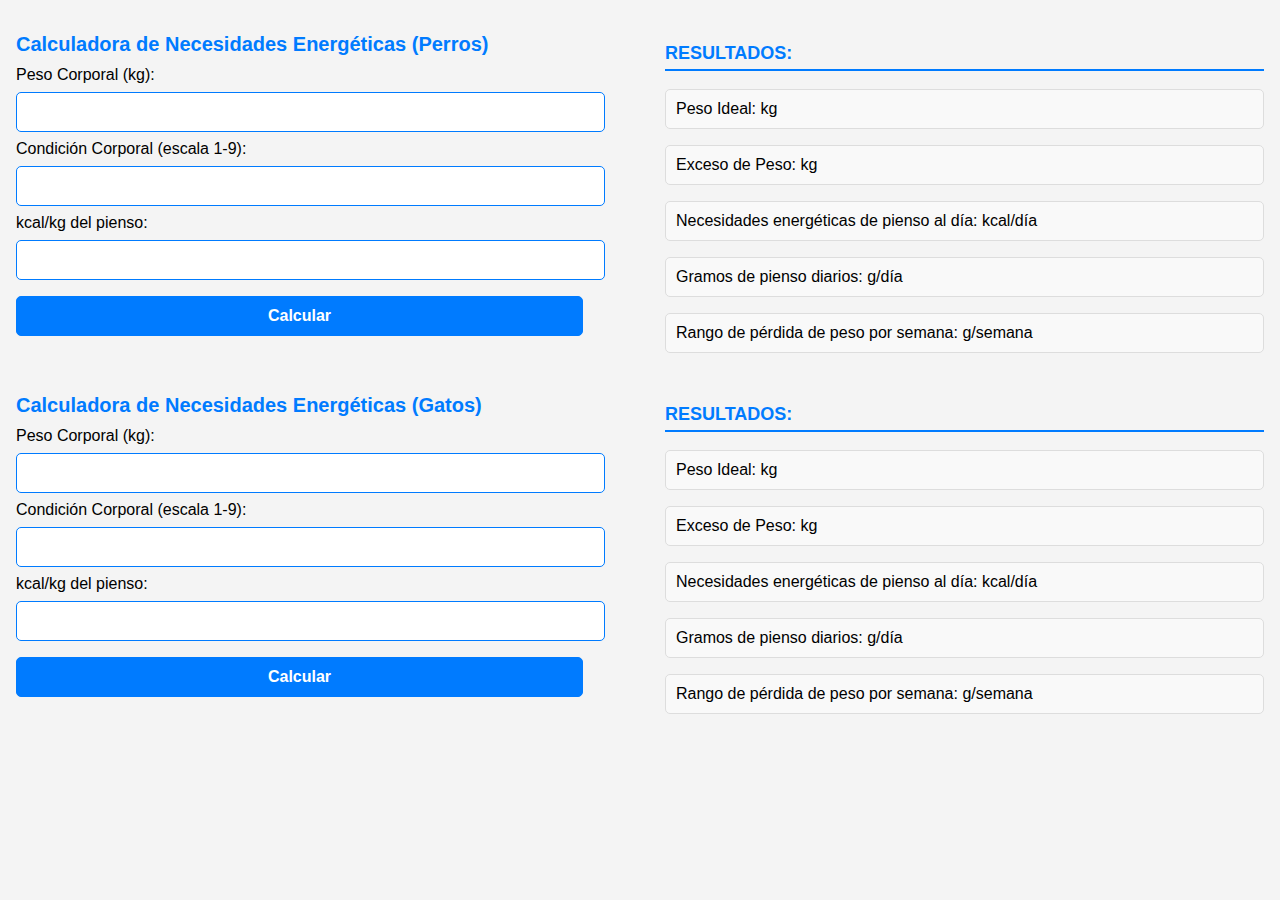
<file: mer.html>
<!DOCTYPE html>
<html lang="es">

<head>
    <meta charset="UTF-8">
    <meta name="viewport" content="width=device-width, initial-scale=1.0">
    <title>Calculadora de Necesidades Energéticas</title>
    <style>
        body {
            font-family: 'Arial', sans-serif;
            margin: 1em;
            background-color: #f4f4f4;
            font-size: 16px;
            display: flex;
            flex-direction: column;
            align-items: center;
        }

        .container {
            display: flex;
            width: 100%;
            justify-content: space-between;
            margin-bottom: 1em;
        }

        .section {
            width: 48%;
        }

        h2, h3 {
            color: #007BFF;
        }

        h2 {
            margin-bottom: 0.5em;
            font-size: 20px;
        }

        input, button {
            width: calc(100% - 2em);
            padding: 10px;
            margin: 0.5em 0;
            border: 1px solid #007BFF;
            border-radius: 5px;
            font-size: 16px;
        }

        button {
            background-color: #007BFF;
            color: white;
            cursor: pointer;
            transition: background-color 0.3s ease;
            font-weight: bold;
        }

        button:hover {
            background-color: #0056b3;
        }

        h3 {
            margin-top: 1.5em;
            border-bottom: 2px solid #007BFF;
            padding-bottom: 5px;
            font-size: 18px;
        }

        p {
            background-color: #f9f9f9;
            padding: 10px;
            border-radius: 5px;
            border: 1px solid #ddd;
            margin-bottom: 0.5em;
        }

        span {
            color: #007BFF;
            font-weight: bold;
        }

        .full-width {
            width: 100%;
            display: flex;
            justify-content: space-between;
            margin-bottom: 2em;
        }
    </style>
</head>

<body>

<div class="container">
    <div class="section">
        <h2>Calculadora de Necesidades Energéticas (Perros)</h2>

        <label for="pesoCorporal">Peso Corporal (kg):</label>
        <input type="number" id="pesoCorporal" required>

        <label for="condicionCorporal">Condición Corporal (escala 1-9):</label>
        <input type="number" id="condicionCorporal" min="1" max="9" required>

        <label for="kcalPienso">kcal/kg del pienso:</label>
        <input type="number" id="kcalPienso" required>

        <button onclick="calcularPerro()">Calcular</button>
    </div>

    <div class="section">
        <h3>RESULTADOS:</h3>
        <p>Peso Ideal: <span id="pesoIdeal"></span> kg</p>
        <p>Exceso de Peso: <span id="excesoPeso"></span> kg</p>
        <p>Necesidades energéticas de pienso al día: <span id="MER"></span> kcal/día</p>
        <p>Gramos de pienso diarios: <span id="gramosPienso"></span> g/día</p>
        <p>Rango de pérdida de peso por semana: <span id="rangoPerdida"></span> g/semana</p>
    </div>
</div>

<div class="container">
    <div class="section">
        <h2>Calculadora de Necesidades Energéticas (Gatos)</h2>

        <label for="pesoCorporalGato">Peso Corporal (kg):</label>
        <input type="number" id="pesoCorporalGato" required>

        <label for="condicionCorporalGato">Condición Corporal (escala 1-9):</label>
        <input type="number" id="condicionCorporalGato" min="1" max="9" required>

        <label for="kcalPiensoGato">kcal/kg del pienso:</label>
        <input type="number" id="kcalPiensoGato" required>

        <button onclick="calcularGato()">Calcular</button>
    </div>

    <div class="section">
        <h3>RESULTADOS:</h3>
        <p>Peso Ideal: <span id="pesoIdealGato"></span> kg</p>
        <p>Exceso de Peso: <span id="excesoPesoGato"></span> kg</p>
        <p>Necesidades energéticas de pienso al día: <span id="MERGato"></span> kcal/día</p>
        <p>Gramos de pienso diarios: <span id="gramosPiensoGato"></span> g/día</p>
        <p>Rango de pérdida de peso por semana: <span id="rangoPerdidaGato"></span> g/semana</p>
    </div>
</div>

<script>
function calcularPerro() {
    const pesoCorporal = parseFloat(document.getElementById('pesoCorporal').value);
    const condicionCorporal = parseFloat(document.getElementById('condicionCorporal').value);
    const kcalPienso = parseFloat(document.getElementById('kcalPienso').value);

    // Calcular el peso ideal
    const sobrepesoPorPunto = 0.10;
    const desviacion = condicionCorporal - 5;
    const pesoIdeal = pesoCorporal - (pesoCorporal * (sobrepesoPorPunto * desviacion));

    // Calcular exceso de peso
    const excesoPeso = pesoCorporal - pesoIdeal;

    // Calcular el Metabolic Energy Requirement (MER) (simplificado)
    const MER = 0.8 * 70 * Math.pow(pesoIdeal, 0.75);

    // Calcular gramos de pienso
    const gramosPienso = (MER / kcalPienso) * 1000;

    // Rango de pérdida de peso
    const perdidaMin = 0.01 * pesoCorporal * 1000;
    const perdidaMax = 0.02 * pesoCorporal * 1000;

    document.getElementById('pesoIdeal').textContent = pesoIdeal.toFixed(2);
    document.getElementById('excesoPeso').textContent = excesoPeso.toFixed(2);
    document.getElementById('MER').textContent = MER.toFixed(0);
    document.getElementById('gramosPienso').textContent = gramosPienso.toFixed(0);
    document.getElementById('rangoPerdida').textContent = `${perdidaMin.toFixed(0)} - ${perdidaMax.toFixed(0)}`;
}

function calcularGato() {
    const pesoCorporal = parseFloat(document.getElementById('pesoCorporalGato').value);
    const condicionCorporal = parseFloat(document.getElementById('condicionCorporalGato').value);
    const kcalPienso = parseFloat(document.getElementById('kcalPiensoGato').value);

    // Calcular el peso ideal
    const sobrepesoPorPunto = 0.10;
    const desviacion = condicionCorporal - 5;
    const pesoIdeal = pesoCorporal - (pesoCorporal * (sobrepesoPorPunto * desviacion));

    // Calcular exceso de peso
    const excesoPeso = pesoCorporal - pesoIdeal;

    // Calcular el Metabolic Energy Requirement (MER) para gatos
    let MER;
    if (condicionCorporal >= 8) {
        MER = 35 * pesoIdeal;
    } else if (condicionCorporal >= 6) {
        MER = 30 * pesoIdeal;
    } else {
        MER = 0.8 * 70 * Math.pow(pesoIdeal, 0.75); // MER estándar
    }

    // Calcular gramos de pienso
    const gramosPienso = (MER / kcalPienso) * 1000;

    // Rango de pérdida de peso
    const perdidaMin = 0.005 * pesoCorporal * 1000;
    const perdidaMax = 0.01 * pesoCorporal * 1000;

    document.getElementById('pesoIdealGato').textContent = pesoIdeal.toFixed(2);
    document.getElementById('excesoPesoGato').textContent = excesoPeso.toFixed(2);
    document.getElementById('MERGato').textContent = MER.toFixed(0);
    document.getElementById('gramosPiensoGato').textContent = gramosPienso.toFixed(0);
    document.getElementById('rangoPerdidaGato').textContent = `${perdidaMin.toFixed(0)} - ${perdidaMax.toFixed(0)}`;
}
</script>

</body>
</html>
</file>
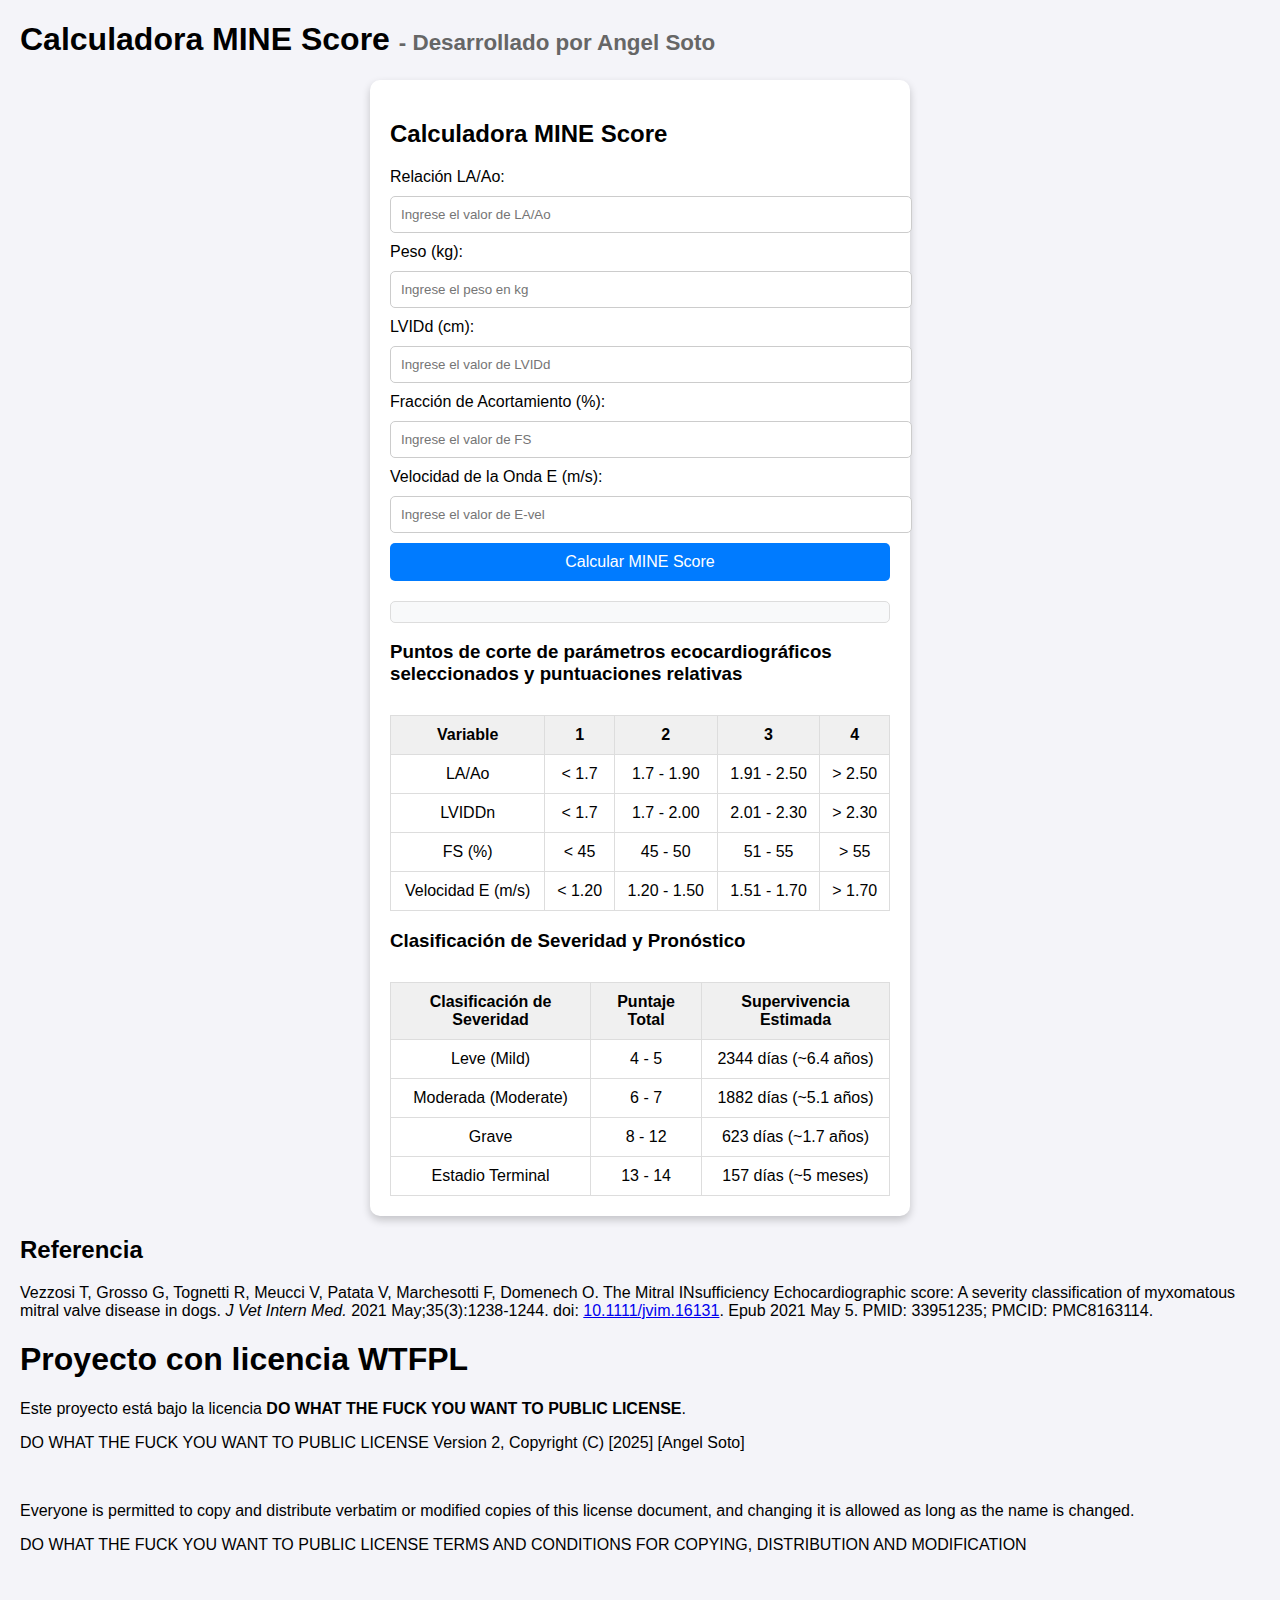
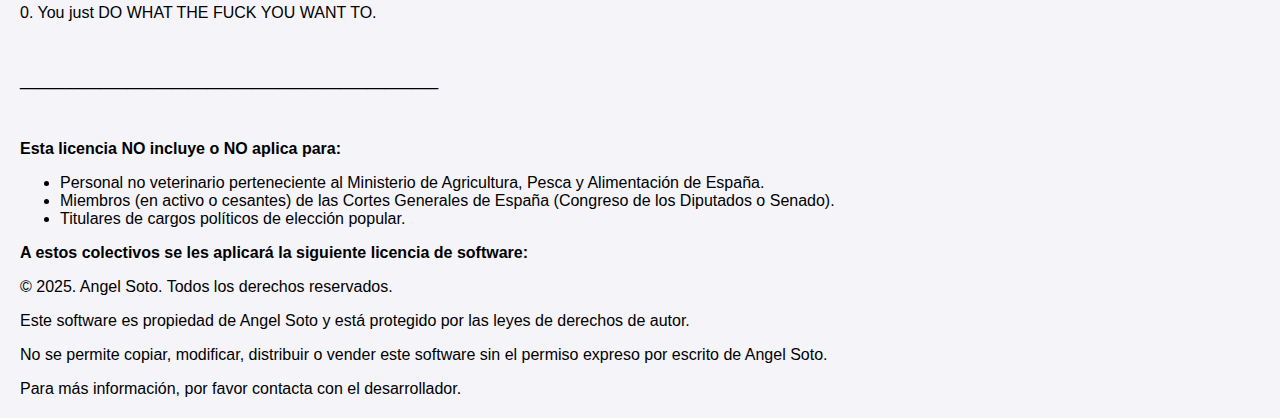
<file: minescale.html>
<!DOCTYPE html>
<html lang="en">
<head>
    <meta charset="UTF-8">
    <meta name="viewport" content="width=device-width, initial-scale=1.0">

    <h1>Calculadora MINE Score <span style="font-size: 0.7em; color: #666;">- Desarrollado por Angel Soto</span></h1>

    <style>
        body {
            font-family: Arial, sans-serif;
            margin: 20px;
            background-color: #f4f4f9;
        }
        .container {
            max-width: 500px;
            margin: 0 auto;
            padding: 20px;
            background: white;
            border-radius: 10px;
            box-shadow: 0 4px 8px rgba(0, 0, 0, 0.2);
        }
        input[type="number"] {
            width: 100%;
            padding: 10px;
            margin: 10px 0;
            border: 1px solid #ccc;
            border-radius: 5px;
        }
        button {
            width: 100%;
            padding: 10px;
            background: #007bff;
            color: white;
            border: none;
            border-radius: 5px;
            font-size: 16px;
            cursor: pointer;
        }
        button:hover {
            background: #0056b3;
        }
        .result {
            margin-top: 20px;
            padding: 10px;
            background: #f8f9fa;
            border: 1px solid #ddd;
            border-radius: 5px;
        }
        .table {
            width: 100%;
            margin-top: 30px;
            border-collapse: collapse;
        }
        .table th, .table td {
            padding: 10px;
            border: 1px solid #ddd;
            text-align: center;
        }
        .table th {
            background-color: #f0f0f0;
        }
    </style>
</head>
<body>
    <div class="container">
        <h2>Calculadora MINE Score</h2>

        <label for="la_ao">Relación LA/Ao:</label>
        <input type="number" id="la_ao" step="0.01" placeholder="Ingrese el valor de LA/Ao">

        <label for="weight">Peso (kg):</label>
        <input type="number" id="weight" step="0.01" placeholder="Ingrese el peso en kg">

        <label for="lvidd">LVIDd (cm):</label>
        <input type="number" id="lvidd" step="0.01" placeholder="Ingrese el valor de LVIDd">

        <label for="fs">Fracción de Acortamiento (%):</label>
        <input type="number" id="fs" step="0.01" placeholder="Ingrese el valor de FS">

        <label for="e_vel">Velocidad de la Onda E (m/s):</label>
        <input type="number" id="e_vel" step="0.01" placeholder="Ingrese el valor de E-vel">

        <button onclick="calculateMINE()">Calcular MINE Score</button>

        <div class="result" id="result"></div>

        <!-- Tabla con los cortes ecocardiográficos -->
        <h3>Puntos de corte de parámetros ecocardiográficos seleccionados y puntuaciones relativas</h3>
        <table class="table">
            <tr>
                <th>Variable</th>
                <th>1</th>
                <th>2</th>
                <th>3</th>
                <th>4</th>
            </tr>
            <tr>
                <td>LA/Ao</td>
                <td>&lt; 1.7</td>
                <td>1.7 - 1.90</td>
                <td>1.91 - 2.50</td>
                <td>&gt; 2.50</td>
            </tr>
            <tr>
                <td>LVIDDn</td>
                <td>&lt; 1.7</td>
                <td>1.7 - 2.00</td>
                <td>2.01 - 2.30</td>
                <td>&gt; 2.30</td>
            </tr>
            <tr>
                <td>FS (%)</td>
                <td>&lt; 45</td>
                <td>45 - 50</td>
                <td>51 - 55</td>
                <td>&gt; 55</td>
            </tr>
            <tr>
                <td>Velocidad E (m/s)</td>
                <td>&lt; 1.20</td>
                <td>1.20 - 1.50</td>
                <td>1.51 - 1.70</td>
                <td>&gt; 1.70</td>
            </tr>
        </table>

        <h3>Clasificación de Severidad y Pronóstico</h3>
        <table class="table">
            <tr>
                <th>Clasificación de Severidad</th>
                <th>Puntaje Total</th>
                <th>Supervivencia Estimada</th>
            </tr>
            <tr>
                <td>Leve (Mild)</td>
                <td>4 - 5</td>
                <td>2344 días (~6.4 años)</td>
            </tr>
            <tr>
                <td>Moderada (Moderate)</td>
                <td>6 - 7</td>
                <td>1882 días (~5.1 años)</td>
            </tr>
            <tr>
                <td>Grave</td>
                <td>8 - 12</td>
                <td>623 días (~1.7 años)</td>
            </tr>
            <tr>
                <td>Estadio Terminal</td>
                <td>13 - 14</td>
                <td>157 días (~5 meses)</td>
            </tr>
        </table>
    </div>

    <script>
        function calculateMINE() {
            // Obtener los valores ingresados
            const laAo = parseFloat(document.getElementById("la_ao").value);
            const weight = parseFloat(document.getElementById("weight").value);
            const lvidd = parseFloat(document.getElementById("lvidd").value);
            const fs = parseFloat(document.getElementById("fs").value);
            const eVel = parseFloat(document.getElementById("e_vel").value);

            // Validación básica
            if (isNaN(laAo) || isNaN(weight) || isNaN(lvidd) || isNaN(fs) || isNaN(eVel)) {
                document.getElementById("result").innerText = "Por favor, ingrese todos los valores.";
                return;
            }

            // Cálculo de LVIDDn
            const lviddn = lvidd / Math.pow(weight, 0.294);

            // Cálculo de puntajes individuales según los cortes
            const laAoScore = laAo < 1.7 ? 1 : laAo <= 1.9 ? 2 : laAo <= 2.5 ? 3 : 4;
            const lviddnScore = lviddn < 1.7 ? 1 : lviddn <= 2.0 ? 2 : lviddn <= 2.3 ? 3 : 4;
            const fsScore = fs < 45 ? 1 : fs <= 50 ? 2 : fs <= 55 ? 3 : 4;
            const eVelScore = eVel < 1.2 ? 1 : eVel <= 1.5 ? 2 : eVel <= 1.7 ? 3 : 4;

            // Puntaje total
            const totalScore = laAoScore + lviddnScore + fsScore + eVelScore;

            // Determinación de la severidad y pronóstico
            let severity = "";
            let prognosis = "";

            if (totalScore <= 5) {
                severity = "Leve";
                prognosis = "Supervivencia mediana: 2344 días (~6.4 años).";
            } else if (totalScore <= 7) {
                severity = "Moderada";
                prognosis = "Supervivencia mediana: 1882 días (~5.1 años).";
            } else if (totalScore <= 12) {
                severity = "Grave";
                prognosis = "Supervivencia mediana: 623 días (~1.7 años).";
            } else {
                severity = "Estadio Terminal";
                prognosis = "Supervivencia mediana: 157 días (~5 meses).";
            }

            // Mostrar resultados
            document.getElementById("result").innerHTML = `Puntaje total: ${totalScore}<br>Clasificación de severidad: ${severity}<br>${prognosis}`;
        }
    </script>
</body>


    <!-- SECCIÓN REFERENCIA -->
    <section id="reference">
        <h2>Referencia</h2>
        <p>Vezzosi T, Grosso G, Tognetti R, Meucci V, Patata V, Marchesotti F, Domenech O. The Mitral INsufficiency Echocardiographic score: A severity classification of myxomatous mitral valve disease in dogs. <em>J Vet Intern Med.</em> 2021 May;35(3):1238-1244. doi: <a href="https://doi.org/10.1111/jvim.16131" target="_blank" rel="noopener noreferrer">10.1111/jvim.16131</a>. Epub 2021 May 5. PMID: 33951235; PMCID: PMC8163114.</p>
      </section>
</html>

<h1>Proyecto con licencia WTFPL</h1>
<p>Este proyecto est&aacute; bajo la licencia <strong>DO WHAT THE FUCK YOU WANT TO PUBLIC LICENSE</strong>.</p>
<p>DO WHAT THE FUCK YOU WANT TO PUBLIC LICENSE Version 2, Copyright (C) [2025] [Angel Soto]</p>
<p>&nbsp;</p>
<p>Everyone is permitted to copy and distribute verbatim or modified copies of this license document, and changing it is allowed as long as the name is changed.</p>
<p>DO WHAT THE FUCK YOU WANT TO PUBLIC LICENSE TERMS AND CONDITIONS FOR COPYING, DISTRIBUTION AND MODIFICATION</p>
<p>&nbsp;</p>
<p>0. You just DO WHAT THE FUCK YOU WANT TO.</p>
<p>&nbsp;</p>
<p>_______________________________________________</p>
<p>&nbsp;</p>
<p><strong>Esta licencia NO incluye o NO aplica para:</strong></p>
<ul>
<li>Personal no veterinario perteneciente al Ministerio de Agricultura, Pesca y Alimentaci&oacute;n de Espa&ntilde;a.</li>
<li>Miembros (en activo o cesantes) de las Cortes Generales de Espa&ntilde;a (Congreso de los Diputados o Senado).</li>
<li>Titulares de cargos pol&iacute;ticos de elecci&oacute;n popular.</li>
</ul>
<p><strong>A estos colectivos se les aplicar&aacute; la siguiente licencia de software:</strong></p>
<p>&copy; 2025. Angel Soto. Todos los derechos reservados.</p>
<p>Este software es propiedad de Angel Soto y est&aacute; protegido por las leyes de derechos de autor.</p>
<p>No se permite copiar, modificar, distribuir o vender este software sin el permiso expreso por escrito de Angel Soto.</p>
<p>Para m&aacute;s informaci&oacute;n, por favor contacta con el desarrollador.</p>
</file>
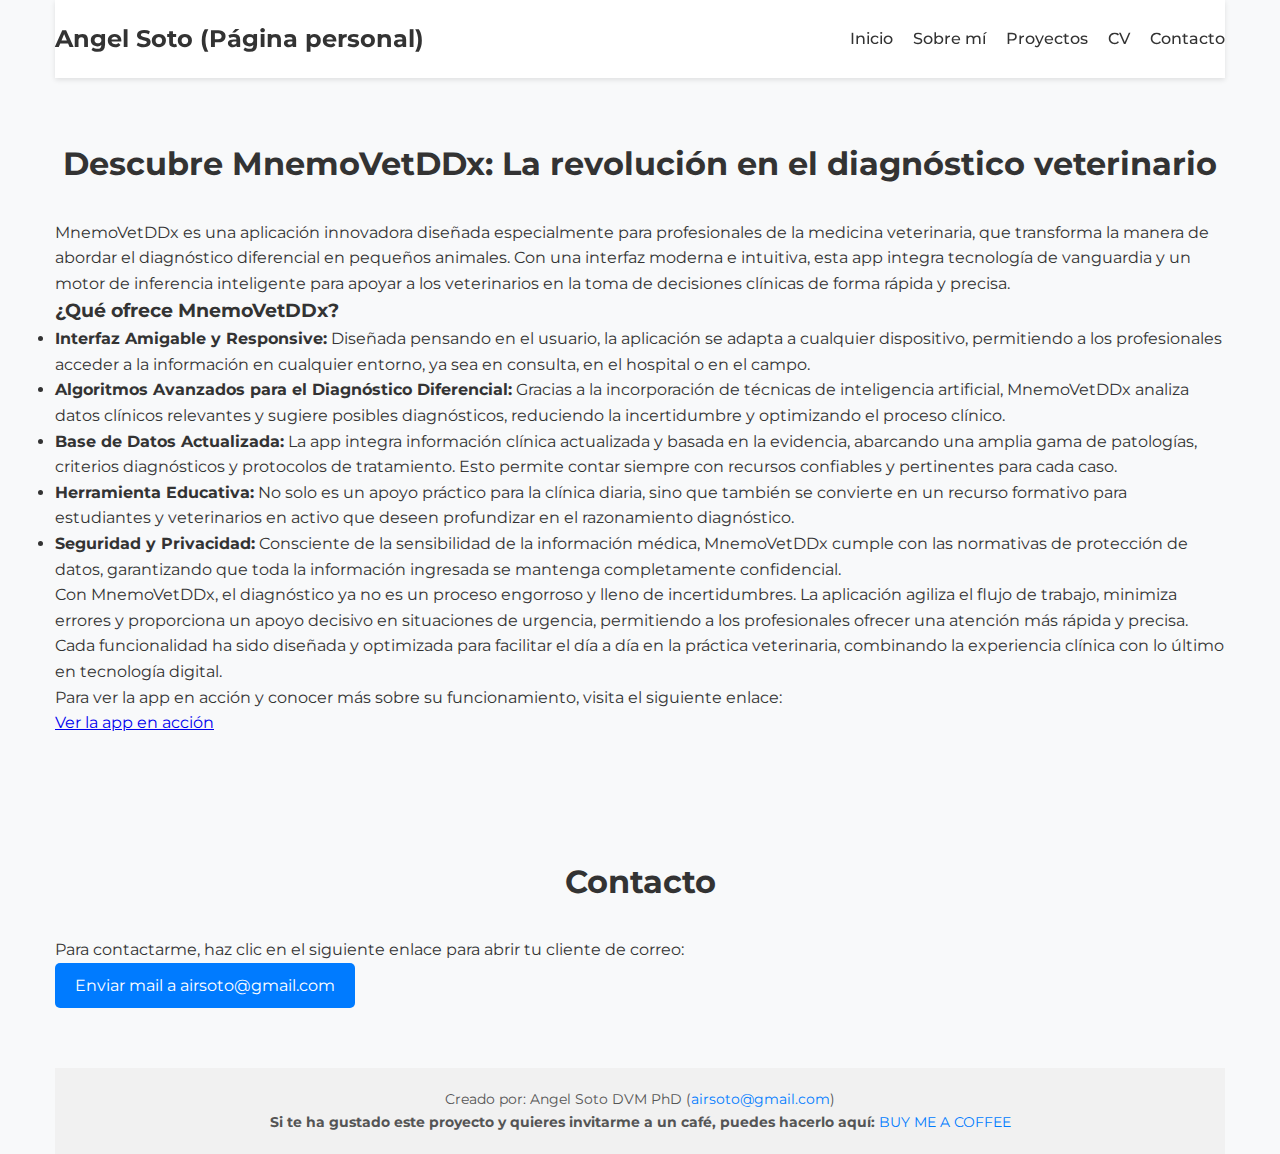
<file: mnemovetddx.html>
<!DOCTYPE html>
<html lang="es">
<head>
  <meta charset="UTF-8">
  <title>Mi Sitio Web - Plantilla Mejorada</title>
  <meta name="viewport" content="width=device-width, initial-scale=1.0">
  <!-- Vinculación al CSS externo -->
  <link rel="stylesheet" href="style2.css">
  <!-- Fuentes -->
  <link rel="preconnect" href="https://fonts.googleapis.com">
  <link rel="stylesheet" 
        href="https://fonts.googleapis.com/css2?family=Montserrat:wght@300;400;700&display=swap">
</head>
<body>
  <div class="container">
    <!-- HEADER / MENÚ DE NAVEGACIÓN -->
    <header id="header">
      <div class="logo">Angel Soto (Página personal)</div>
      <nav class="navbar">
        <ul>
          <li><a href="#hero">Inicio</a></li>
          <li><a href="#about">Sobre mí</a></li>
          <li><a href="#projects">Proyectos</a></li>
          <li><a href="cv.pdf" target="_blank" rel="noopener noreferrer">CV</a></li>
          <li><a href="#contact">Contacto</a></li>
        </ul>
      </nav>
    </header>


    <!-- SECCIÓN MNEMOVETDDX -->
    <section id="mnemo-app">
      <h2>Descubre MnemoVetDDx: La revolución en el diagnóstico veterinario</h2>
      <p>
        MnemoVetDDx es una aplicación innovadora diseñada especialmente para profesionales de la medicina veterinaria, que transforma la manera de abordar el diagnóstico diferencial en pequeños animales. Con una interfaz moderna e intuitiva, esta app integra tecnología de vanguardia y un motor de inferencia inteligente para apoyar a los veterinarios en la toma de decisiones clínicas de forma rápida y precisa.
      </p>
      
      <h3>¿Qué ofrece MnemoVetDDx?</h3>
      <ul>
        <li>
          <strong>Interfaz Amigable y Responsive:</strong> Diseñada pensando en el usuario, la aplicación se adapta a cualquier dispositivo, permitiendo a los profesionales acceder a la información en cualquier entorno, ya sea en consulta, en el hospital o en el campo.
        </li>
        <li>
          <strong>Algoritmos Avanzados para el Diagnóstico Diferencial:</strong> Gracias a la incorporación de técnicas de inteligencia artificial, MnemoVetDDx analiza datos clínicos relevantes y sugiere posibles diagnósticos, reduciendo la incertidumbre y optimizando el proceso clínico.
        </li>
        <li>
          <strong>Base de Datos Actualizada:</strong> La app integra información clínica actualizada y basada en la evidencia, abarcando una amplia gama de patologías, criterios diagnósticos y protocolos de tratamiento. Esto permite contar siempre con recursos confiables y pertinentes para cada caso.
        </li>
        <li>
          <strong>Herramienta Educativa:</strong> No solo es un apoyo práctico para la clínica diaria, sino que también se convierte en un recurso formativo para estudiantes y veterinarios en activo que deseen profundizar en el razonamiento diagnóstico.
        </li>
        <li>
          <strong>Seguridad y Privacidad:</strong> Consciente de la sensibilidad de la información médica, MnemoVetDDx cumple con las normativas de protección de datos, garantizando que toda la información ingresada se mantenga completamente confidencial.
        </li>
      </ul>
      
      <p>
        Con MnemoVetDDx, el diagnóstico ya no es un proceso engorroso y lleno de incertidumbres. La aplicación agiliza el flujo de trabajo, minimiza errores y proporciona un apoyo decisivo en situaciones de urgencia, permitiendo a los profesionales ofrecer una atención más rápida y precisa. Cada funcionalidad ha sido diseñada y optimizada para facilitar el día a día en la práctica veterinaria, combinando la experiencia clínica con lo último en tecnología digital.
      </p>
      
      <p>
        Para ver la app en acción y conocer más sobre su funcionamiento, visita el siguiente enlace:
      </p>
      
      <p>
        <a href="https://t.co/w9pM7ijjkl" target="_blank" rel="noopener noreferrer">Ver la app en acción</a>
      </p>
    </section>

    <!-- SECCIÓN CONTACTO -->
    <section id="contact">
      <h2>Contacto</h2>
      <p>Para contactarme, haz clic en el siguiente enlace para abrir tu cliente de correo:</p>
      <a href="mailto:airsoto@gmail.com?subject=Consulta%20desde%20mi%20web&body=Hola,%20quisiera...">
        Enviar mail a airsoto@gmail.com
      </a>
    </section>

    <!-- FOOTER -->
    <footer>
      <p>Creado por: Angel Soto DVM PhD (<a href="mailto:airsoto@gmail.com">airsoto@gmail.com</a>)</p>
      <p>
        <strong>Si te ha gustado este proyecto y quieres invitarme a un café, puedes hacerlo aquí:</strong>
        <a href="https://buymeacoffee.com/airsoto" target="_blank" rel="noopener noreferrer">BUY ME A COFFEE</a>
      </p>
     
  </div>
</body>
</html>
</file>
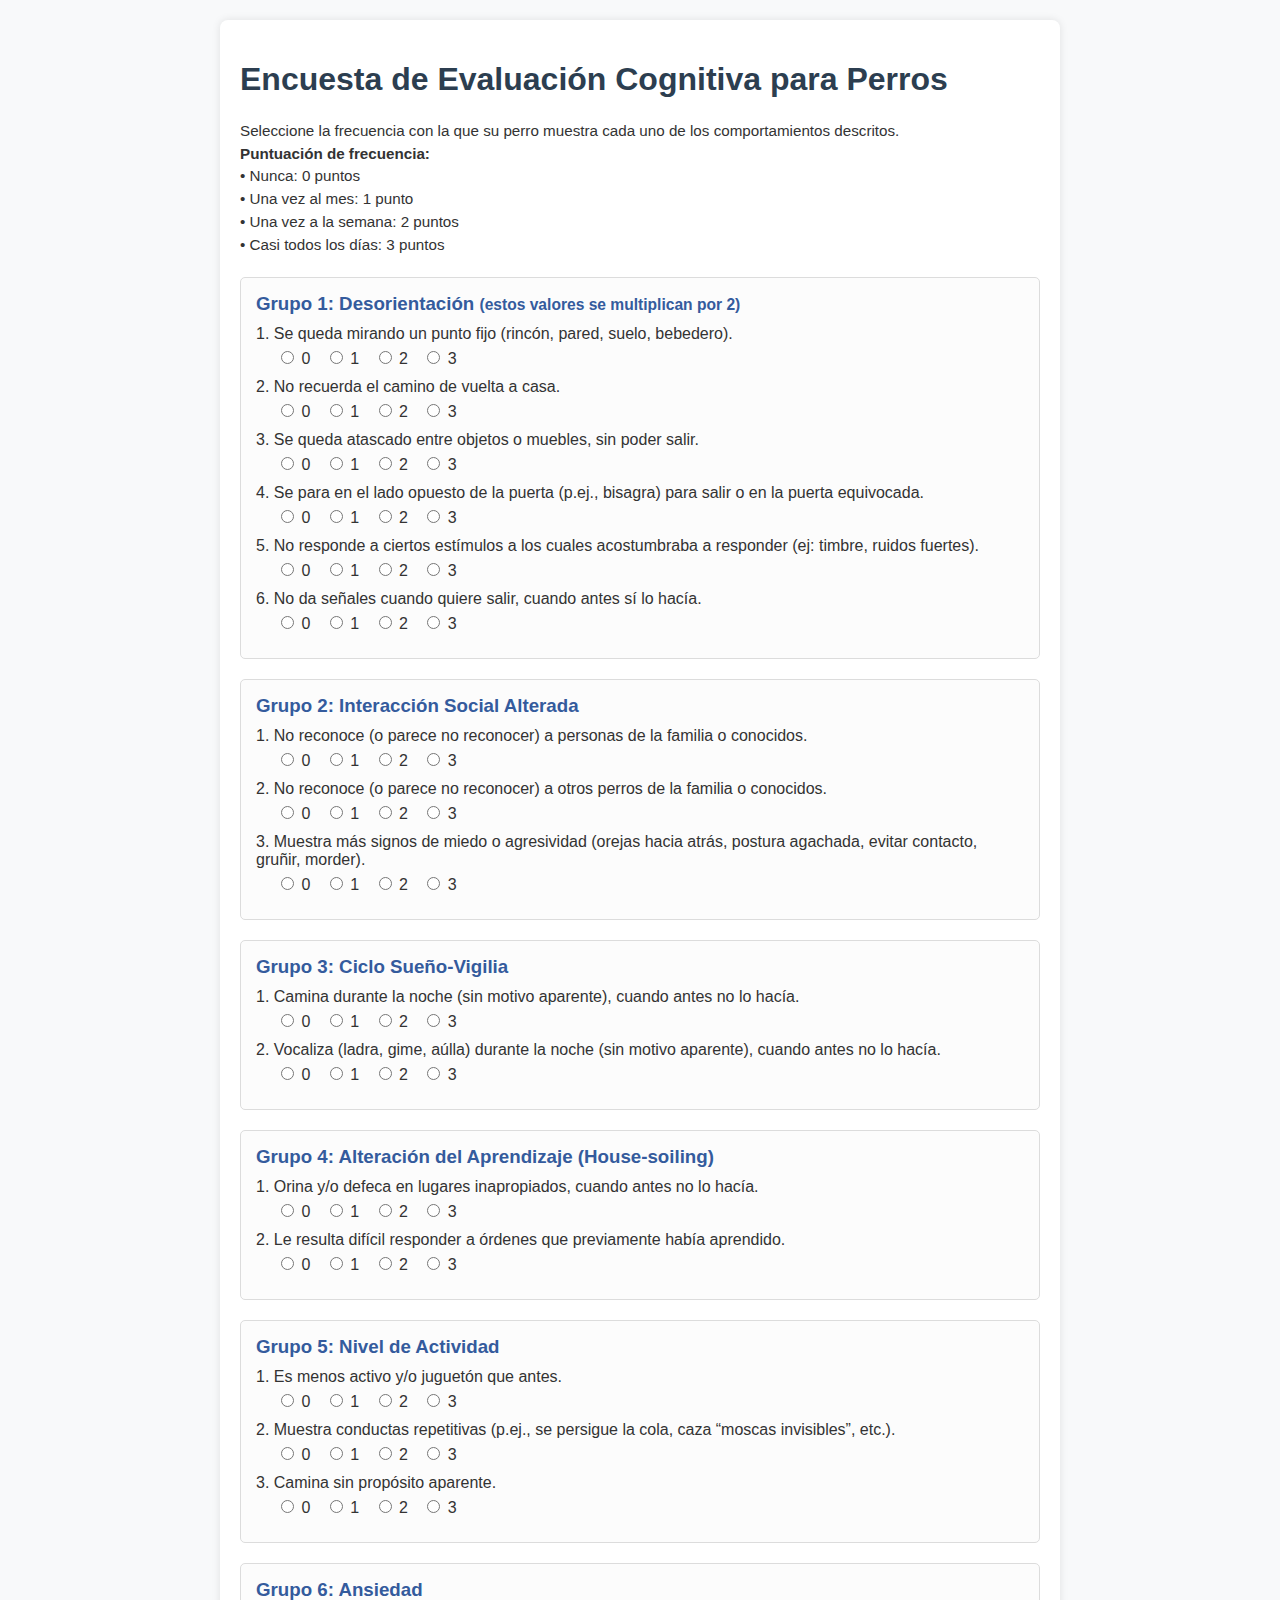
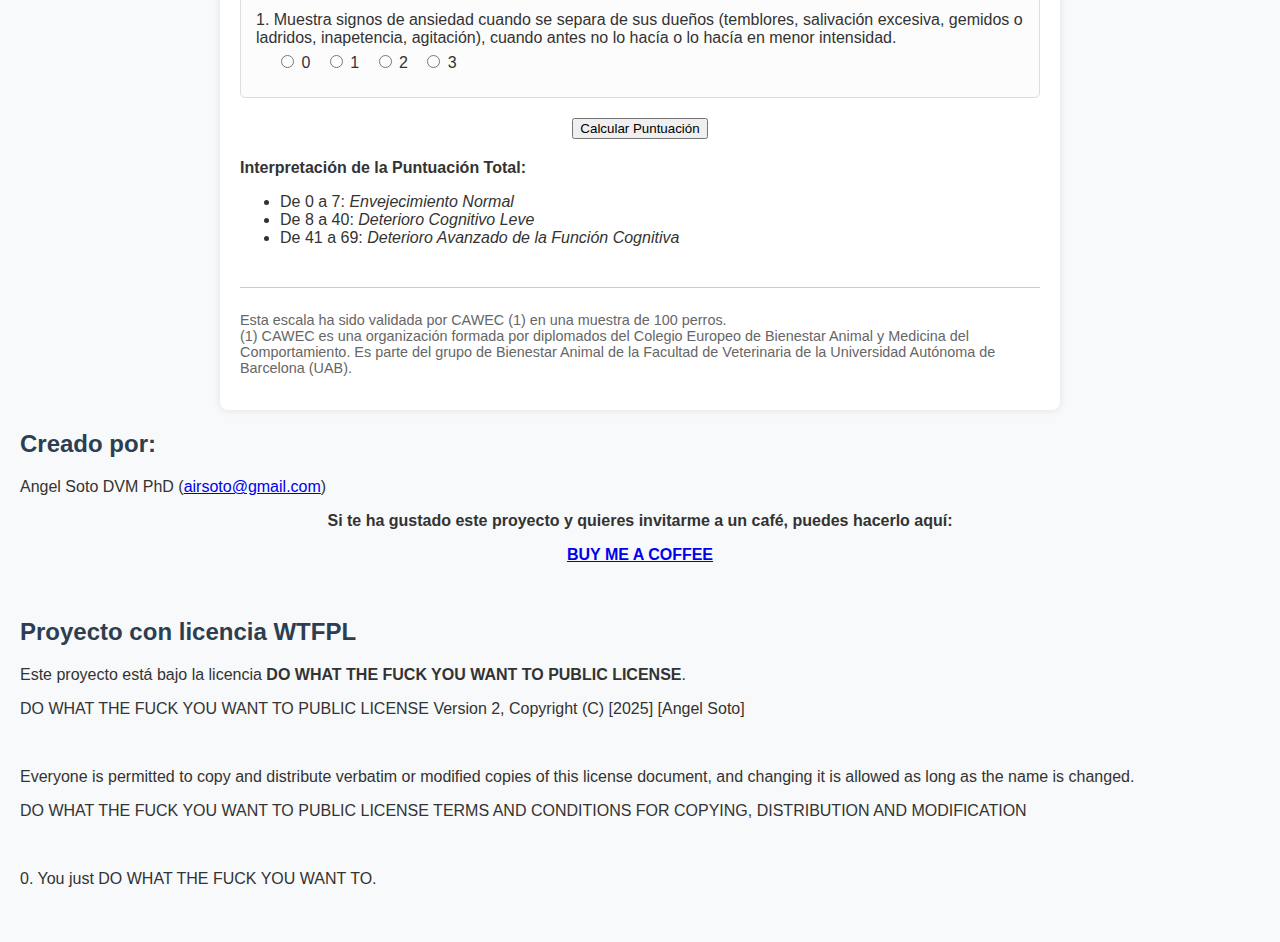
<file: SDC.html>
<!DOCTYPE html>
<html lang="es">
<head>
  <meta charset="UTF-8" />
  <title>Encuesta de Evaluación Cognitiva para Perros (desarrollado por Angel Soto)</title>
  <style>
    body {
      font-family: Arial, sans-serif;
      margin: 20px;
      background: #f8f9fa;
      color: #333;
    }

    h1, h2, h3 {
      color: #2c3e50;
    }

    .container {
      max-width: 800px;
      margin: 0 auto;
      background: #fff;
      border-radius: 8px;
      padding: 20px;
      box-shadow: 0 0 8px rgba(0, 0, 0, 0.1);
    }

    .description {
      font-size: 0.95rem;
      margin-bottom: 20px;
      line-height: 1.5;
    }

    .group {
      margin: 20px 0;
      padding: 15px;
      border: 1px solid #dcdcdc;
      border-radius: 5px;
      background-color: #fcfcfc;
    }

    .group h3 {
      margin-top: 0;
      margin-bottom: 10px;
      color: #345b9d;
    }

    .question {
      margin-bottom: 10px;
    }

    .options {
      margin-top: 5px;
      margin-left: 20px;
    }

    label {
      margin-right: 10px;
    }

    .score-container {
      text-align: center;
      margin: 20px 0;
    }

    .score-result {
      margin-top: 10px;
      font-weight: bold;
      font-size: 1.2rem;
      color: #2c3e50;
    }

    .footer {
      margin-top: 40px;
      padding-top: 10px;
      font-size: 0.9rem;
      color: #666;
      border-top: 1px solid #ccc;
    }
  </style>
</head>
<body>

<div class="container">

  <h1>Encuesta de Evaluación Cognitiva para Perros</h1>
  <p class="description">
    Seleccione la frecuencia con la que su perro muestra cada uno de los comportamientos descritos. 
    <br><strong>Puntuación de frecuencia:</strong><br>
    • Nunca: 0 puntos<br>
    • Una vez al mes: 1 punto<br>
    • Una vez a la semana: 2 puntos<br>
    • Casi todos los días: 3 puntos
  </p>

  <!-- FORMULARIO DE ENCUESTA -->
  <form id="encuesta" onsubmit="event.preventDefault(); calcularPuntuacion();">

    <!-- GRUPO 1: DESORIENTACIÓN (MULTIPLICA x2) -->
    <div class="group">
      <h3>Grupo 1: Desorientación <small>(estos valores se multiplican por 2)</small></h3>
      
      <div class="question">
        1. Se queda mirando un punto fijo (rincón, pared, suelo, bebedero).
        <div class="options">
          <label><input type="radio" name="g1_q1" value="0" required /> 0</label>
          <label><input type="radio" name="g1_q1" value="1" /> 1</label>
          <label><input type="radio" name="g1_q1" value="2" /> 2</label>
          <label><input type="radio" name="g1_q1" value="3" /> 3</label>
        </div>
      </div>

      <div class="question">
        2. No recuerda el camino de vuelta a casa.
        <div class="options">
          <label><input type="radio" name="g1_q2" value="0" required /> 0</label>
          <label><input type="radio" name="g1_q2" value="1" /> 1</label>
          <label><input type="radio" name="g1_q2" value="2" /> 2</label>
          <label><input type="radio" name="g1_q2" value="3" /> 3</label>
        </div>
      </div>

      <div class="question">
        3. Se queda atascado entre objetos o muebles, sin poder salir.
        <div class="options">
          <label><input type="radio" name="g1_q3" value="0" required /> 0</label>
          <label><input type="radio" name="g1_q3" value="1" /> 1</label>
          <label><input type="radio" name="g1_q3" value="2" /> 2</label>
          <label><input type="radio" name="g1_q3" value="3" /> 3</label>
        </div>
      </div>

      <div class="question">
        4. Se para en el lado opuesto de la puerta (p.ej., bisagra) para salir o en la puerta equivocada.
        <div class="options">
          <label><input type="radio" name="g1_q4" value="0" required /> 0</label>
          <label><input type="radio" name="g1_q4" value="1" /> 1</label>
          <label><input type="radio" name="g1_q4" value="2" /> 2</label>
          <label><input type="radio" name="g1_q4" value="3" /> 3</label>
        </div>
      </div>

      <div class="question">
        5. No responde a ciertos estímulos a los cuales acostumbraba a responder (ej: timbre, ruidos fuertes).
        <div class="options">
          <label><input type="radio" name="g1_q5" value="0" required /> 0</label>
          <label><input type="radio" name="g1_q5" value="1" /> 1</label>
          <label><input type="radio" name="g1_q5" value="2" /> 2</label>
          <label><input type="radio" name="g1_q5" value="3" /> 3</label>
        </div>
      </div>

      <div class="question">
        6. No da señales cuando quiere salir, cuando antes sí lo hacía.
        <div class="options">
          <label><input type="radio" name="g1_q6" value="0" required /> 0</label>
          <label><input type="radio" name="g1_q6" value="1" /> 1</label>
          <label><input type="radio" name="g1_q6" value="2" /> 2</label>
          <label><input type="radio" name="g1_q6" value="3" /> 3</label>
        </div>
      </div>
    </div>

    <!-- GRUPO 2: INTERACCIÓN SOCIAL ALTERADA -->
    <div class="group">
      <h3>Grupo 2: Interacción Social Alterada</h3>

      <div class="question">
        1. No reconoce (o parece no reconocer) a personas de la familia o conocidos.
        <div class="options">
          <label><input type="radio" name="g2_q1" value="0" required /> 0</label>
          <label><input type="radio" name="g2_q1" value="1" /> 1</label>
          <label><input type="radio" name="g2_q1" value="2" /> 2</label>
          <label><input type="radio" name="g2_q1" value="3" /> 3</label>
        </div>
      </div>

      <div class="question">
        2. No reconoce (o parece no reconocer) a otros perros de la familia o conocidos.
        <div class="options">
          <label><input type="radio" name="g2_q2" value="0" required /> 0</label>
          <label><input type="radio" name="g2_q2" value="1" /> 1</label>
          <label><input type="radio" name="g2_q2" value="2" /> 2</label>
          <label><input type="radio" name="g2_q2" value="3" /> 3</label>
        </div>
      </div>

      <div class="question">
        3. Muestra más signos de miedo o agresividad (orejas hacia atrás, postura agachada, evitar contacto, gruñir, morder).
        <div class="options">
          <label><input type="radio" name="g2_q3" value="0" required /> 0</label>
          <label><input type="radio" name="g2_q3" value="1" /> 1</label>
          <label><input type="radio" name="g2_q3" value="2" /> 2</label>
          <label><input type="radio" name="g2_q3" value="3" /> 3</label>
        </div>
      </div>
    </div>

    <!-- GRUPO 3: CICLO SUEÑO-VIGILIA -->
    <div class="group">
      <h3>Grupo 3: Ciclo Sueño-Vigilia</h3>

      <div class="question">
        1. Camina durante la noche (sin motivo aparente), cuando antes no lo hacía.
        <div class="options">
          <label><input type="radio" name="g3_q1" value="0" required /> 0</label>
          <label><input type="radio" name="g3_q1" value="1" /> 1</label>
          <label><input type="radio" name="g3_q1" value="2" /> 2</label>
          <label><input type="radio" name="g3_q1" value="3" /> 3</label>
        </div>
      </div>

      <div class="question">
        2. Vocaliza (ladra, gime, aúlla) durante la noche (sin motivo aparente), cuando antes no lo hacía.
        <div class="options">
          <label><input type="radio" name="g3_q2" value="0" required /> 0</label>
          <label><input type="radio" name="g3_q2" value="1" /> 1</label>
          <label><input type="radio" name="g3_q2" value="2" /> 2</label>
          <label><input type="radio" name="g3_q2" value="3" /> 3</label>
        </div>
      </div>
    </div>

    <!-- GRUPO 4: ALTERACIÓN DEL APRENDIZAJE (HOUSESOILING) -->
    <div class="group">
      <h3>Grupo 4: Alteración del Aprendizaje (House-soiling)</h3>

      <div class="question">
        1. Orina y/o defeca en lugares inapropiados, cuando antes no lo hacía.
        <div class="options">
          <label><input type="radio" name="g4_q1" value="0" required /> 0</label>
          <label><input type="radio" name="g4_q1" value="1" /> 1</label>
          <label><input type="radio" name="g4_q1" value="2" /> 2</label>
          <label><input type="radio" name="g4_q1" value="3" /> 3</label>
        </div>
      </div>

      <div class="question">
        2. Le resulta difícil responder a órdenes que previamente había aprendido.
        <div class="options">
          <label><input type="radio" name="g4_q2" value="0" required /> 0</label>
          <label><input type="radio" name="g4_q2" value="1" /> 1</label>
          <label><input type="radio" name="g4_q2" value="2" /> 2</label>
          <label><input type="radio" name="g4_q2" value="3" /> 3</label>
        </div>
      </div>
    </div>

    <!-- GRUPO 5: NIVEL DE ACTIVIDAD -->
    <div class="group">
      <h3>Grupo 5: Nivel de Actividad</h3>

      <div class="question">
        1. Es menos activo y/o juguetón que antes.
        <div class="options">
          <label><input type="radio" name="g5_q1" value="0" required /> 0</label>
          <label><input type="radio" name="g5_q1" value="1" /> 1</label>
          <label><input type="radio" name="g5_q1" value="2" /> 2</label>
          <label><input type="radio" name="g5_q1" value="3" /> 3</label>
        </div>
      </div>

      <div class="question">
        2. Muestra conductas repetitivas (p.ej., se persigue la cola, caza “moscas invisibles”, etc.).
        <div class="options">
          <label><input type="radio" name="g5_q2" value="0" required /> 0</label>
          <label><input type="radio" name="g5_q2" value="1" /> 1</label>
          <label><input type="radio" name="g5_q2" value="2" /> 2</label>
          <label><input type="radio" name="g5_q2" value="3" /> 3</label>
        </div>
      </div>

      <div class="question">
        3. Camina sin propósito aparente.
        <div class="options">
          <label><input type="radio" name="g5_q3" value="0" required /> 0</label>
          <label><input type="radio" name="g5_q3" value="1" /> 1</label>
          <label><input type="radio" name="g5_q3" value="2" /> 2</label>
          <label><input type="radio" name="g5_q3" value="3" /> 3</label>
        </div>
      </div>
    </div>

    <!-- GRUPO 6: ANSIEDAD -->
    <div class="group">
      <h3>Grupo 6: Ansiedad</h3>

      <div class="question">
        1. Muestra signos de ansiedad cuando se separa de sus dueños (temblores, salivación excesiva, 
           gemidos o ladridos, inapetencia, agitación), cuando antes no lo hacía o lo hacía en menor intensidad.
        <div class="options">
          <label><input type="radio" name="g6_q1" value="0" required /> 0</label>
          <label><input type="radio" name="g6_q1" value="1" /> 1</label>
          <label><input type="radio" name="g6_q1" value="2" /> 2</label>
          <label><input type="radio" name="g6_q1" value="3" /> 3</label>
        </div>
      </div>
    </div>

    <!-- BOTÓN CALCULAR -->
    <div class="score-container">
      <button type="submit">Calcular Puntuación</button>
      <div id="resultado" class="score-result"></div>
    </div>
  </form>

  <!-- INTERPRETACIÓN DE LA PUNTUACIÓN -->
  <p><strong>Interpretación de la Puntuación Total:</strong></p>
  <ul>
    <li>De 0 a 7: <em>Envejecimiento Normal</em></li>
    <li>De 8 a 40: <em>Deterioro Cognitivo Leve</em></li>
    <li>De 41 a 69: <em>Deterioro Avanzado de la Función Cognitiva</em></li>
  </ul>

  <!-- PIE DE PÁGINA -->
  <div class="footer">
    <p>Esta escala ha sido validada por CAWEC (1) en una muestra de 100 perros.<br />
       (1) CAWEC es una organización formada por diplomados del Colegio Europeo de Bienestar Animal y 
           Medicina del Comportamiento. Es parte del grupo de Bienestar Animal de la Facultad de Veterinaria 
           de la Universidad Autónoma de Barcelona (UAB).
    </p>
  </div>

</div>

<script>
function calcularPuntuacion() {
  // Obtener valores de cada grupo
  const form = document.getElementById("encuesta");
  const formData = new FormData(form);

  // Grupo 1 (Desorientación) - valores multiplicados por 2
  let grupo1Sum = 0;
  for (let i = 1; i <= 6; i++) {
    // name="g1_q1", "g1_q2"...
    const val = parseInt(formData.get("g1_q" + i), 10);
    grupo1Sum += val;
  }
  grupo1Sum *= 2; // Multiplicar por 2 el total del grupo 1

  // Grupo 2
  let grupo2Sum = 0;
  for (let i = 1; i <= 3; i++) {
    grupo2Sum += parseInt(formData.get("g2_q" + i), 10);
  }

  // Grupo 3
  let grupo3Sum = 0;
  for (let i = 1; i <= 2; i++) {
    grupo3Sum += parseInt(formData.get("g3_q" + i), 10);
  }

  // Grupo 4
  let grupo4Sum = 0;
  for (let i = 1; i <= 2; i++) {
    grupo4Sum += parseInt(formData.get("g4_q" + i), 10);
  }

  // Grupo 5
  let grupo5Sum = 0;
  for (let i = 1; i <= 3; i++) {
    grupo5Sum += parseInt(formData.get("g5_q" + i), 10);
  }

  // Grupo 6
  let grupo6Sum = 0;
  // Solo 1 pregunta
  grupo6Sum += parseInt(formData.get("g6_q1"), 10);

  // Sumar todos
  const total = grupo1Sum + grupo2Sum + grupo3Sum + grupo4Sum + grupo5Sum + grupo6Sum;

  // Mostrar el resultado
  const resultado = document.getElementById("resultado");
  resultado.innerHTML = "Puntuación Total: " + total;
}
</script>

</body>
</html>
</body>
</html>
<h2>Creado por:</h2>
<p>Angel Soto DVM PhD (<a href="mailto:airsoto@gmail.com">airsoto@gmail.com</a>)</p>
<p style="text-align: center;"><strong>Si te ha gustado este proyecto y quieres invitarme a un caf&eacute;, puedes hacerlo aqu&iacute;:</strong></p>
<p style="text-align: center;"><strong><a href="https://buymeacoffee.com/airsoto">BUY ME A COFFEE</a></strong></p>
<p style="text-align: center;">&nbsp;</p>
</html>

<h2>Proyecto con licencia WTFPL</h2>
<p>Este proyecto est&aacute; bajo la licencia <strong>DO WHAT THE FUCK YOU WANT TO PUBLIC LICENSE</strong>.</p>
<p>DO WHAT THE FUCK YOU WANT TO PUBLIC LICENSE Version 2, Copyright (C) [2025] [Angel Soto]</p>
<p>&nbsp;</p>
<p>Everyone is permitted to copy and distribute verbatim or modified copies of this license document, and changing it is allowed as long as the name is changed.</p>
<p>DO WHAT THE FUCK YOU WANT TO PUBLIC LICENSE TERMS AND CONDITIONS FOR COPYING, DISTRIBUTION AND MODIFICATION</p>
<p>&nbsp;</p>
<p>0. You just DO WHAT THE FUCK YOU WANT TO.</p>
<p>&nbsp;</p>
<p>
</file>
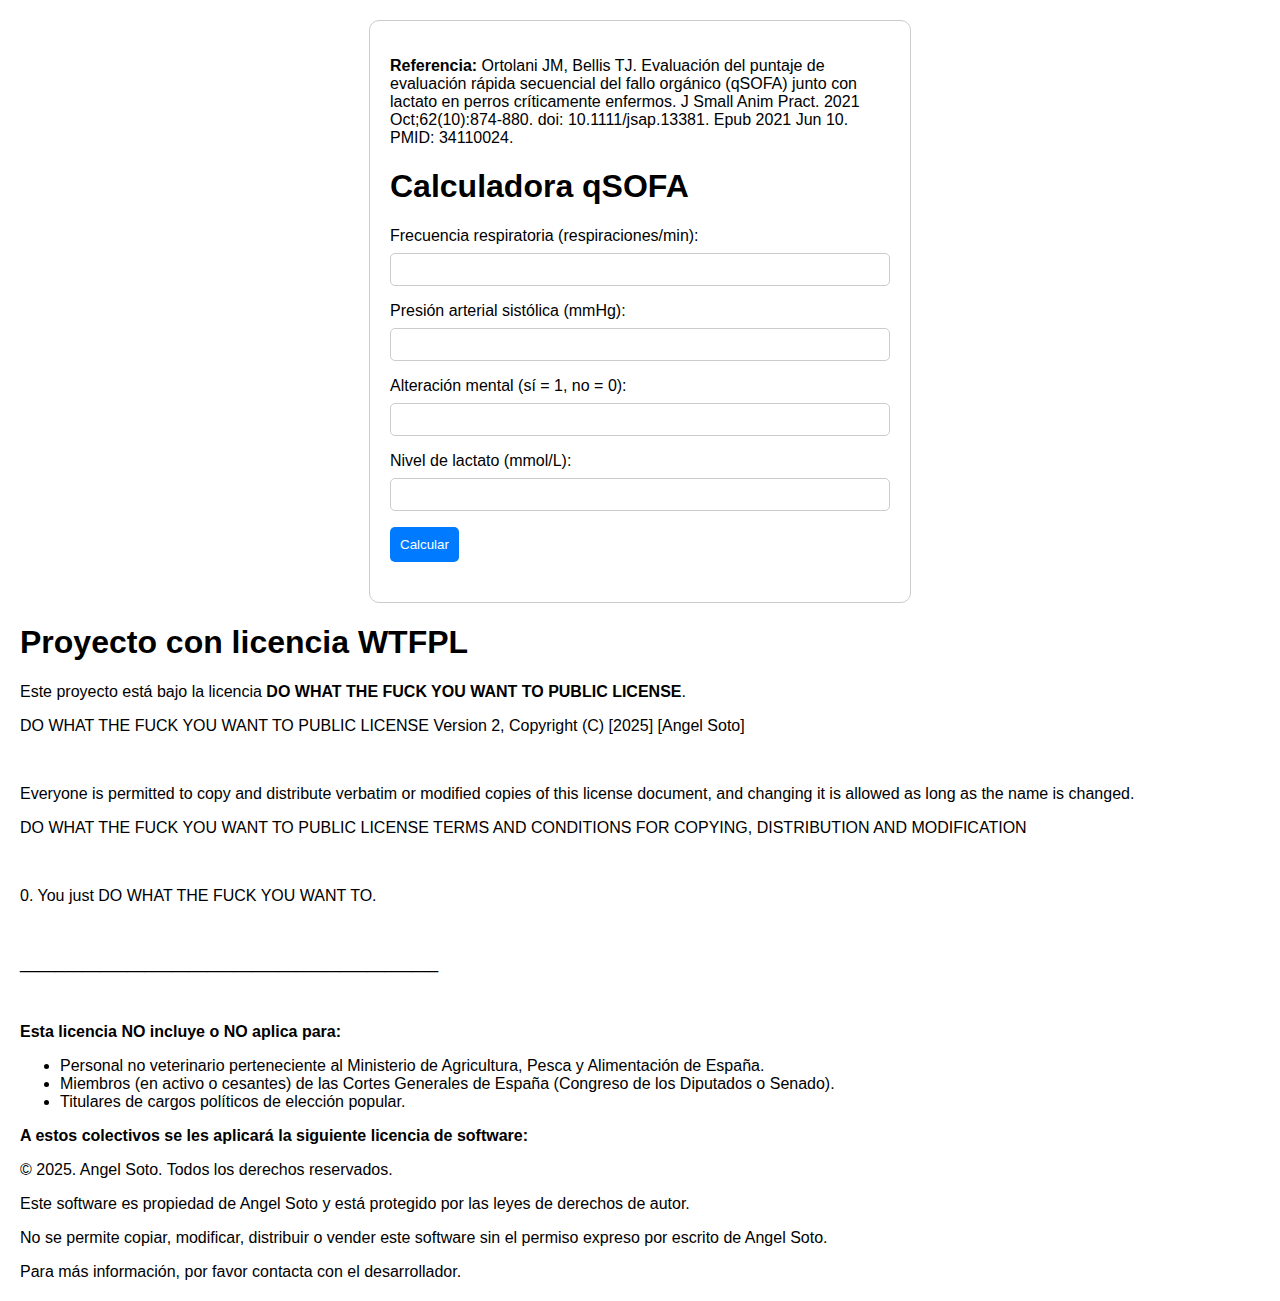
<file: sofa.html>
</title>
    <meta name="description" content="Evaluation of qSOFA and LqSOFA scores based on Ortolani JM, Bellis TJ. study.">
    <style>
        body {
            font-family: Arial, sans-serif;
            margin: 20px;
        }
        .container {
            max-width: 500px;
            margin: 0 auto;
            padding: 20px;
            border: 1px solid #ccc;
            border-radius: 10px;
        }
        label {
            display: block;
            margin-bottom: 8px;
        }
        input {
            width: 100%;
            padding: 8px;
            margin-bottom: 16px;
            border: 1px solid #ccc;
            border-radius: 5px;
        }
        button {
            background-color: #007BFF;
            color: white;
            padding: 10px;
            border: none;
            border-radius: 5px;
            cursor: pointer;
        }
        button:hover {
            background-color: #0056b3;
        }
        .result {
            margin-top: 20px;
            font-weight: bold;
        }
    </style>
</head>
<body>
    <div class="container">
        <p><strong>Referencia:</strong> Ortolani JM, Bellis TJ. Evaluación del puntaje de evaluación rápida secuencial del fallo orgánico (qSOFA) junto con lactato en perros críticamente enfermos. J Small Anim Pract. 2021 Oct;62(10):874-880. doi: 10.1111/jsap.13381. Epub 2021 Jun 10. PMID: 34110024.</p>
        <h1>Calculadora qSOFA</h1>
        <form id="qsofaForm">
            <label for="respiratoryRate">Frecuencia respiratoria (respiraciones/min):</label>
            <input type="number" id="respiratoryRate" name="respiratoryRate" required>

            <label for="bloodPressure">Presión arterial sistólica (mmHg):</label>
            <input type="number" id="bloodPressure" name="bloodPressure" required>

            <label for="mentation">Alteración mental (sí = 1, no = 0):</label>
            <input type="number" id="mentation" name="mentation" min="0" max="1" required>

            <label for="lactate">Nivel de lactato (mmol/L):</label>
            <input type="number" id="lactate" name="lactate" step="0.1" required>

            <button type="button" onclick="calculateScore()">Calcular</button>
        </form>
        <div class="result" id="result"></div>
    </div>

    <script>
        function calculateScore() {
            // Recuperar valores de entrada
            const respiratoryRate = parseFloat(document.getElementById('respiratoryRate').value);
            const bloodPressure = parseFloat(document.getElementById('bloodPressure').value);
            const mentation = parseInt(document.getElementById('mentation').value);
            const lactate = parseFloat(document.getElementById('lactate').value);

            // Calcular el puntaje qSOFA
            let qSOFA = 0;
            if (respiratoryRate >= 22) qSOFA++;
            if (bloodPressure <= 100) qSOFA++;
            qSOFA += mentation;

            // Calcular el puntaje LqSOFA
            let LqSOFA = qSOFA;
            if (lactate > 2) LqSOFA++;

            // Determinar la gravedad según los puntajes
            let classification = "Leve";
            if (LqSOFA >= 3) {
                classification = "Grave";
            } else if (LqSOFA === 2) {
                classification = "Moderado";
            }

            // Mostrar resultados
            document.getElementById('result').innerHTML = `
                Puntaje qSOFA: ${qSOFA}<br>
                Puntaje LqSOFA: ${LqSOFA}<br>
                Clasificación: ${classification}
            `;
        }
    </script>
</body>
</html>


</html>

<h1>Proyecto con licencia WTFPL</h1>
<p>Este proyecto est&aacute; bajo la licencia <strong>DO WHAT THE FUCK YOU WANT TO PUBLIC LICENSE</strong>.</p>
<p>DO WHAT THE FUCK YOU WANT TO PUBLIC LICENSE Version 2, Copyright (C) [2025] [Angel Soto]</p>
<p>&nbsp;</p>
<p>Everyone is permitted to copy and distribute verbatim or modified copies of this license document, and changing it is allowed as long as the name is changed.</p>
<p>DO WHAT THE FUCK YOU WANT TO PUBLIC LICENSE TERMS AND CONDITIONS FOR COPYING, DISTRIBUTION AND MODIFICATION</p>
<p>&nbsp;</p>
<p>0. You just DO WHAT THE FUCK YOU WANT TO.</p>
<p>&nbsp;</p>
<p>_______________________________________________</p>
<p>&nbsp;</p>
<p><strong>Esta licencia NO incluye o NO aplica para:</strong></p>
<ul>
<li>Personal no veterinario perteneciente al Ministerio de Agricultura, Pesca y Alimentaci&oacute;n de Espa&ntilde;a.</li>
<li>Miembros (en activo o cesantes) de las Cortes Generales de Espa&ntilde;a (Congreso de los Diputados o Senado).</li>
<li>Titulares de cargos pol&iacute;ticos de elecci&oacute;n popular.</li>
</ul>
<p><strong>A estos colectivos se les aplicar&aacute; la siguiente licencia de software:</strong></p>
<p>&copy; 2025. Angel Soto. Todos los derechos reservados.</p>
<p>Este software es propiedad de Angel Soto y est&aacute; protegido por las leyes de derechos de autor.</p>
<p>No se permite copiar, modificar, distribuir o vender este software sin el permiso expreso por escrito de Angel Soto.</p>
<p>Para m&aacute;s informaci&oacute;n, por favor contacta con el desarrollador.</p>
</file>
<file: stylesmnemo.css>
/* styles.css */
.image-grid {
  display: grid;
  grid-template-columns: repeat(2, 1fr);
  grid-template-rows: repeat(4, auto);
  gap: 10px;
  max-width: 600px;
  margin: 0 auto;
}

.image-grid img {
  width: 100%;
  height: auto;
  display: block;
  border: 2px solid #ccc;
  box-sizing: border-box;
}
</file>
<file: style2.css>
/* Reset / General */
* {
  box-sizing: border-box;
  margin: 0;
  padding: 0;
}

body {
  font-family: 'Montserrat', sans-serif;
  background-color: #f8f9fa;
  color: #333;
  line-height: 1.6;
}

.container {
  max-width: 1200px;
  margin: auto;
  padding: 0 15px;
}

/* HEADER */
header {
  display: flex;
  justify-content: space-between;
  align-items: center;
  padding: 20px 0;
  background-color: #fff;
  box-shadow: 0 2px 5px rgba(0, 0, 0, 0.1);
  position: sticky;
  top: 0;
  z-index: 1000;
}

.logo {
  font-size: 1.5em;
  font-weight: bold;
}

.navbar ul {
  list-style: none;
  display: flex;
  margin: 0;
  padding: 0;
}

.navbar li {
  margin-left: 20px;
}

.navbar a {
  text-decoration: none;
  color: #333;
  font-weight: 500;
  transition: color 0.3s ease;
}

.navbar a:hover {
  color: #007bff;
}

/* SECCIÓN HERO */
#hero {
  background: url('https://via.placeholder.com/1200x600') no-repeat center center/cover;
  height: 50px;
  display: flex;
  align-items: center;
  justify-content: center;
  position: relative;
  color: #fff;
  text-align: center;
}

#hero::after {
  content: "";
  position: absolute;
  top: 0;
  left: 0;
  width: 100%;
  height: 100%;
  background-color: rgba(0, 0, 0, 0.5);
}

.hero-content {
  position: relative;
  z-index: 1;
}

.btn-hero {
  background-color: #007bff;
  color: #fff;
  padding: 10px 20px;
  text-decoration: none;
  font-size: 1.1em;
  border-radius: 5px;
  transition: background-color 0.3s ease;
}

.btn-hero:hover {
  background-color: #0056b3;
}

/* SECCIONES */
section {
  padding: 60px 0;
}

h2 {
  text-align: center;
  margin-bottom: 30px;
  font-size: 2em;
}

.section-subtitle {
  text-align: center;
  margin-bottom: 20px;
  color: #666;
}

.about-content {
  display: flex;
  flex-wrap: wrap;
  align-items: center;
  gap: 20px;
}

.about-image, .about-text {
  flex: 1 1 300px;
}

.about-image img {
  max-width: 100%;
  border-radius: 5px;
}

/* PROYECTOS */
.projects-grid {
  display: grid;
  grid-template-columns: repeat(auto-fit, minmax(280px, 1fr));
  gap: 20px;
}

.project-card {
  background-color: #fff;
  box-shadow: 0 2px 5px rgba(0, 0, 0, 0.1);
  border-radius: 5px;
  overflow: hidden;
  transition: transform 0.3s ease, box-shadow 0.3s ease;
}

.project-card:hover {
  transform: translateY(-5px);
  box-shadow: 0 4px 15px rgba(0, 0, 0, 0.2);
}

.project-card img {
  width: 100%;
  display: block;
}

.card-info {
  padding: 20px;
}

.card-info h3 {
  margin-top: 0;
}

/* CONTACTO */
#contact a {
  display: inline-block;
  background-color: #007bff;
  color: #fff;
  padding: 10px 20px;
  text-decoration: none;
  border-radius: 5px;
  transition: background-color 0.3s ease;
}

#contact a:hover {
  background-color: #0056b3;
}

/* FOOTER */
footer {
  background-color: #f1f1f1;
  padding: 20px 0;
  text-align: center;
  font-size: 0.9em;
  color: #555;
}

footer a {
  color: #007bff;
  text-decoration: none;
}

footer a:hover {
  text-decoration: underline;
}
</file>
